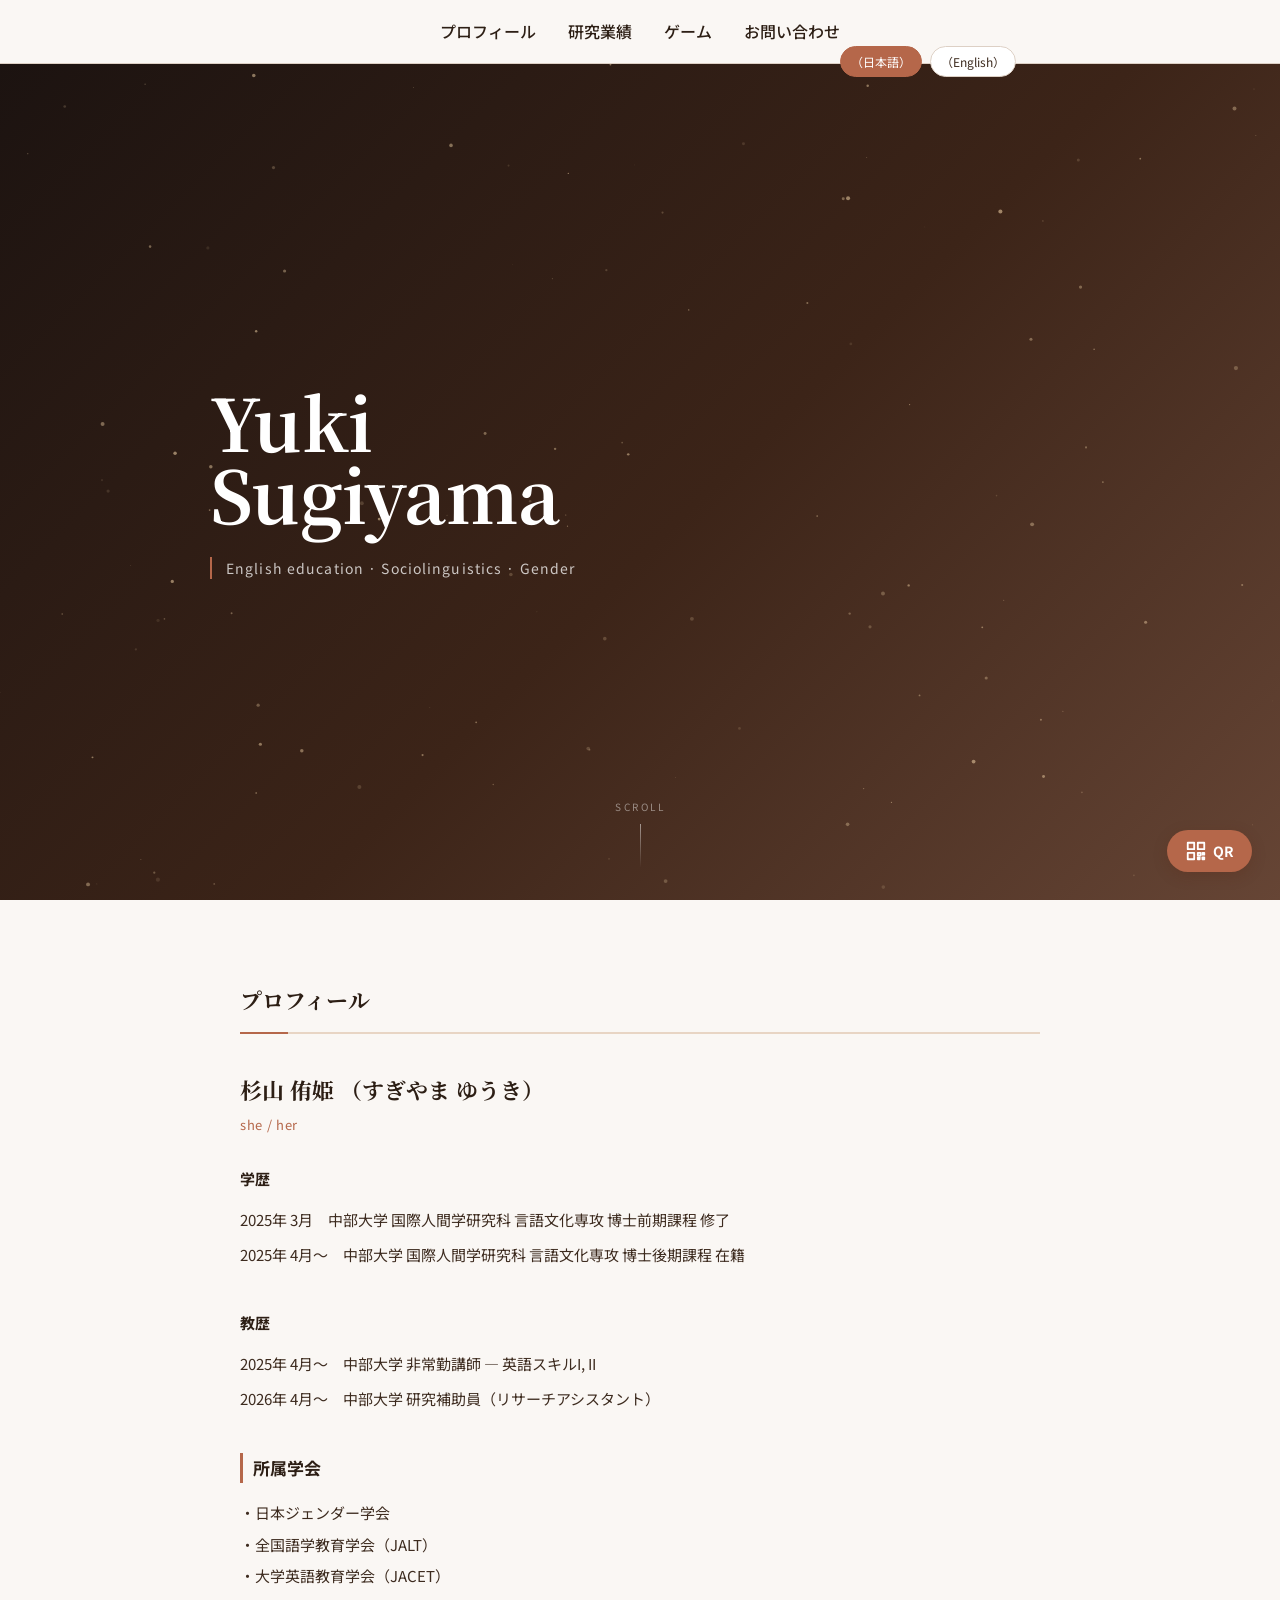
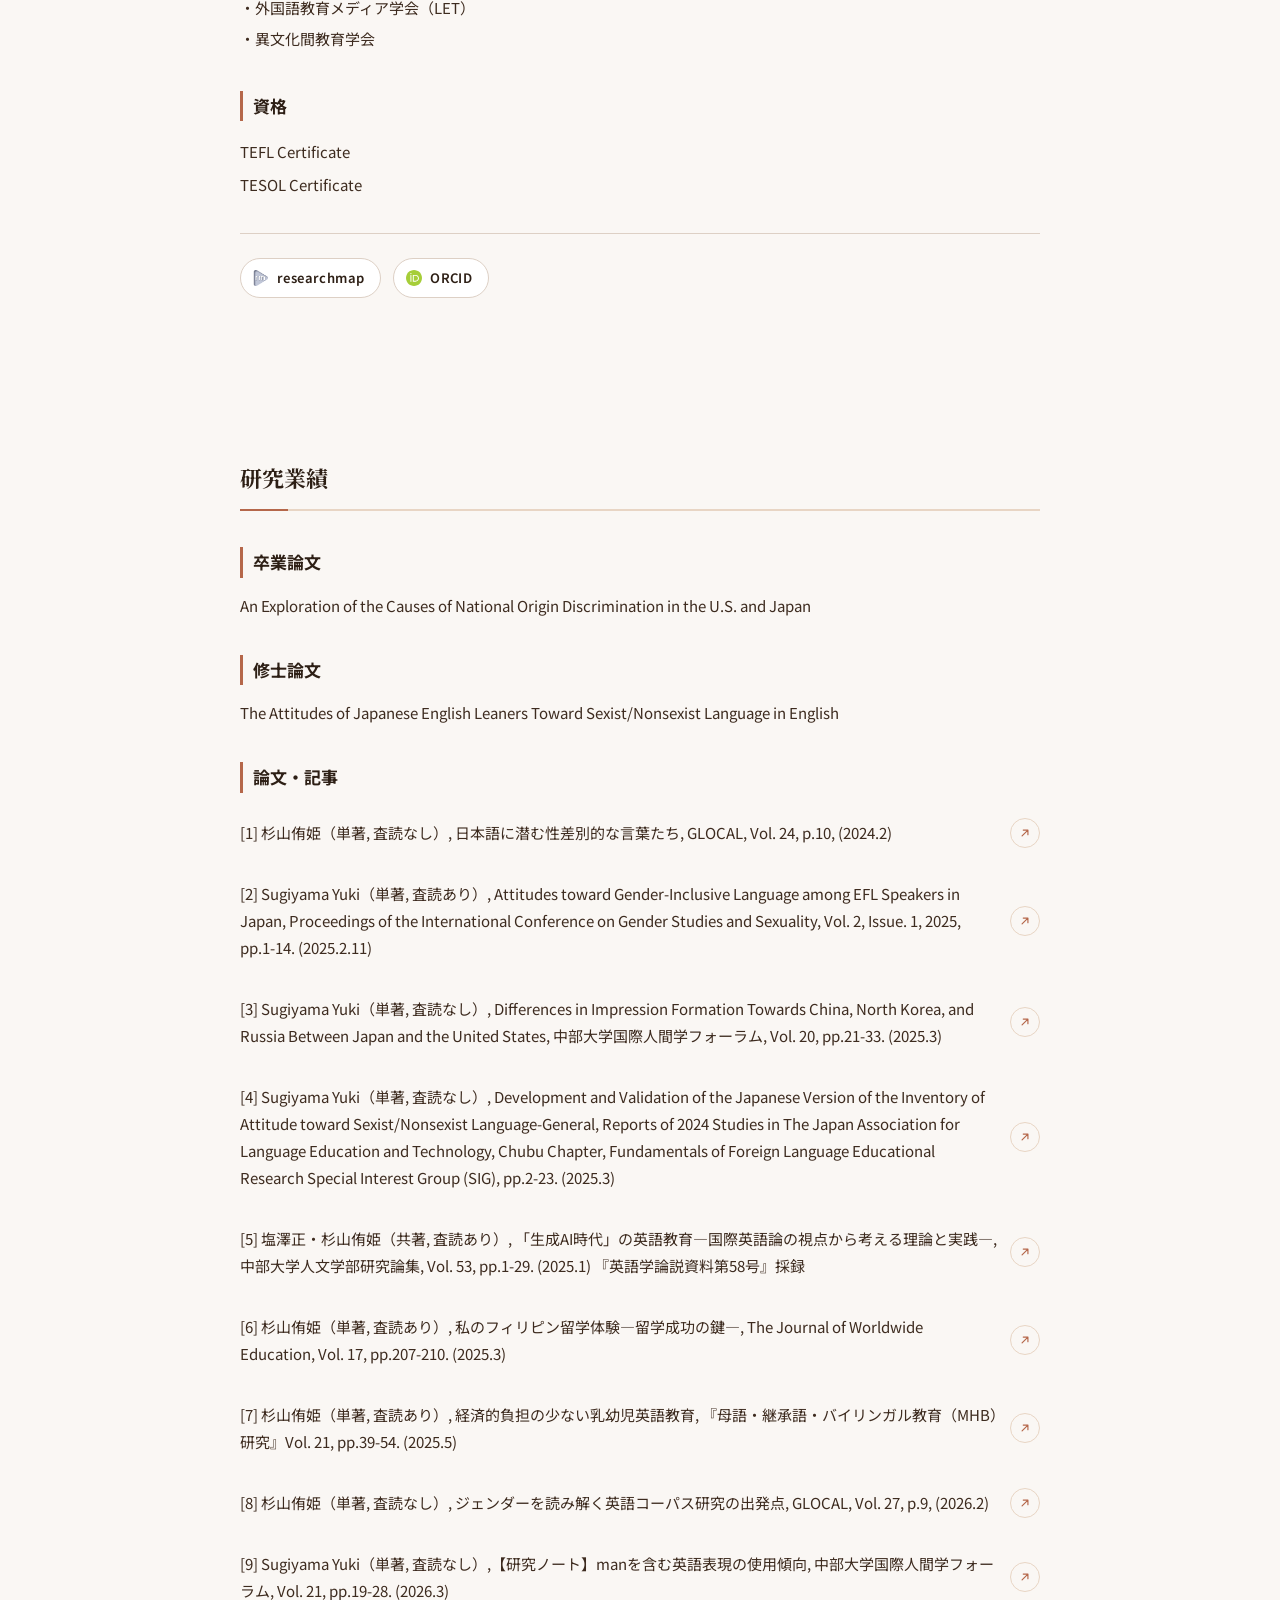
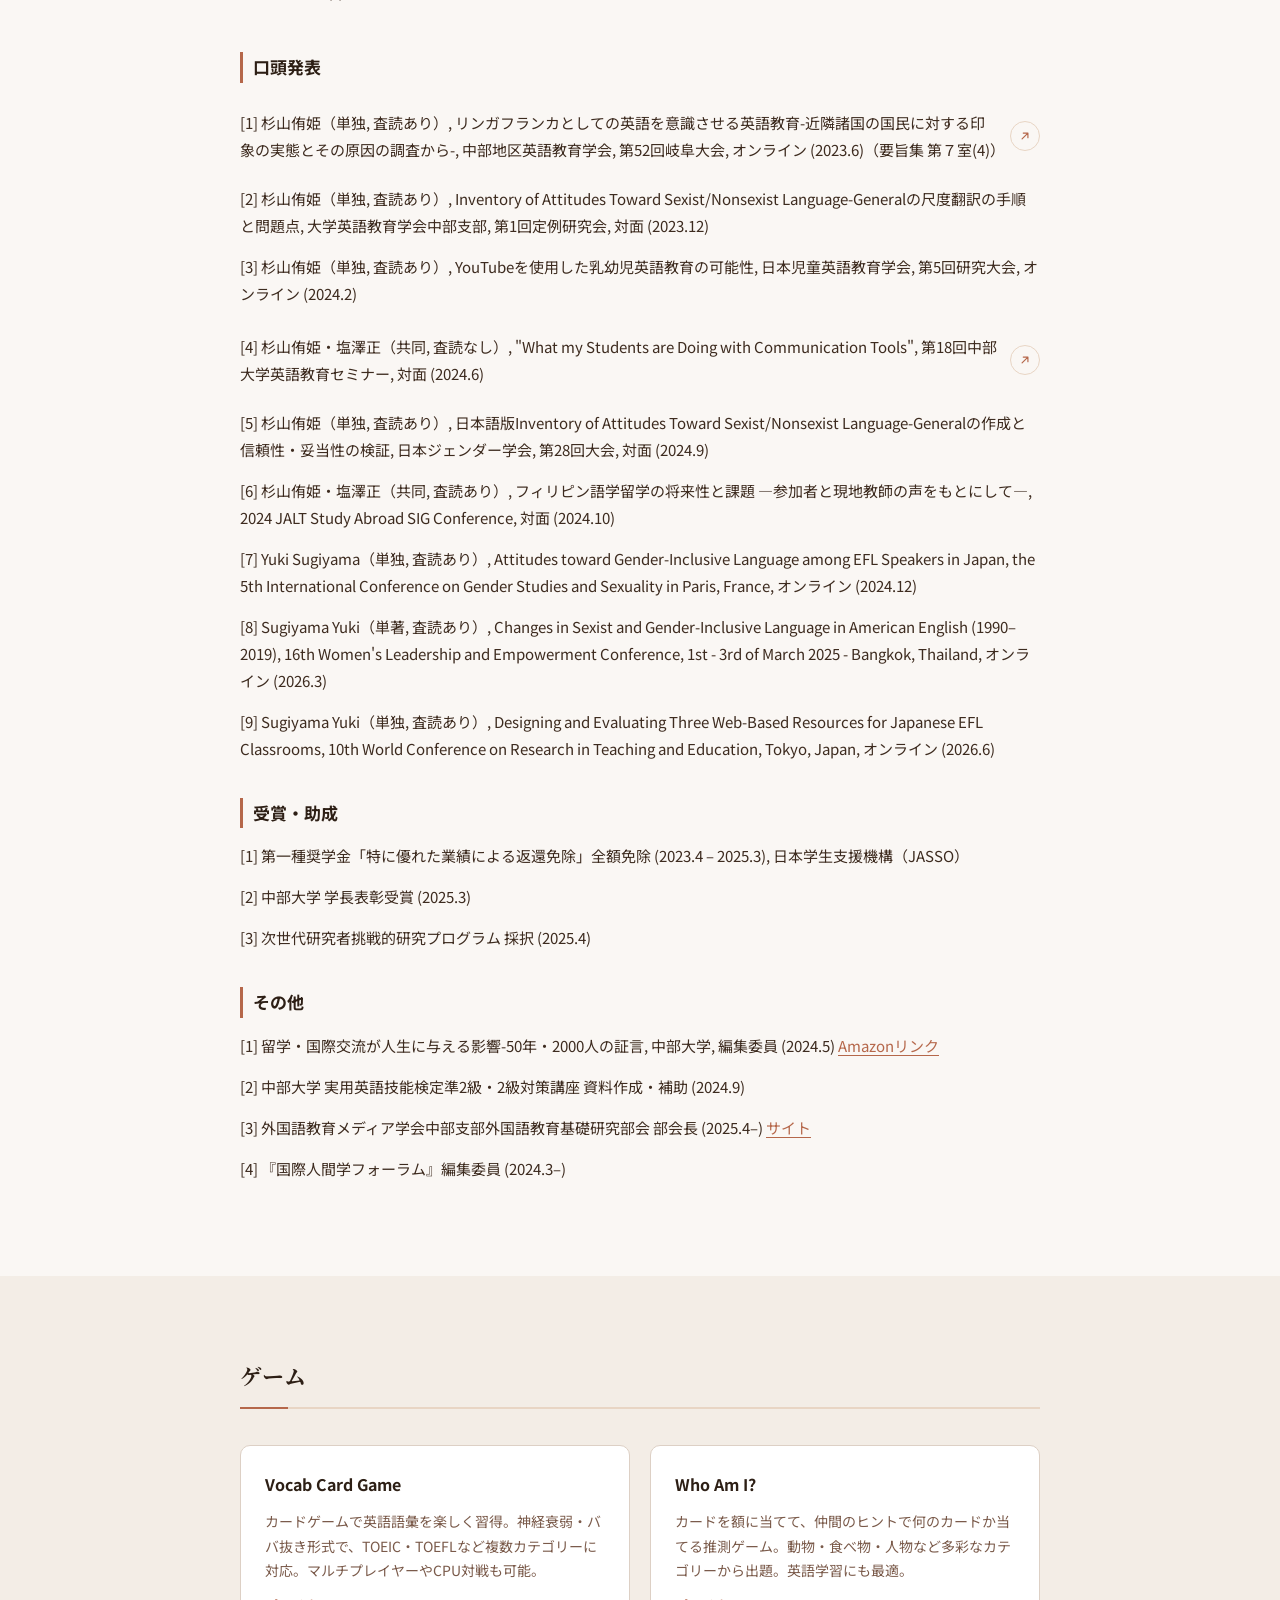
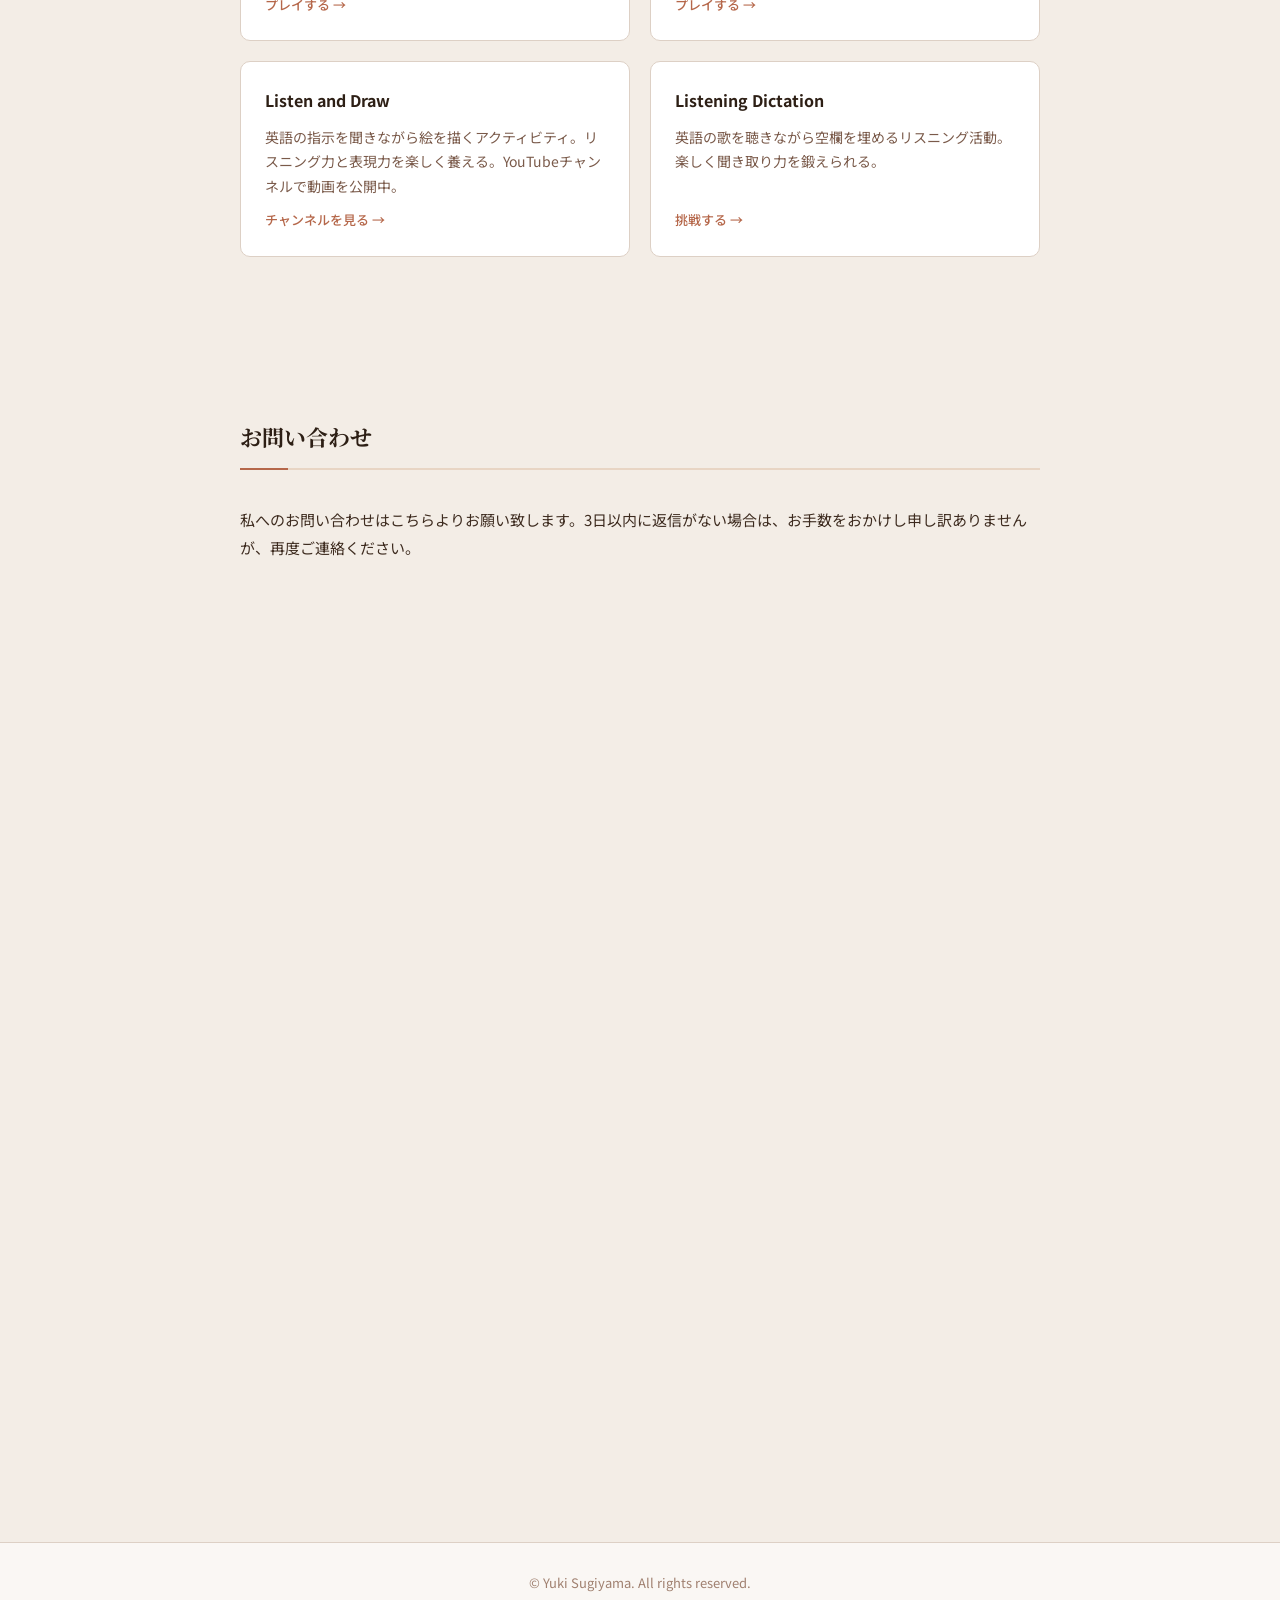
<file: index.html>
<!DOCTYPE html>
<html lang="ja">
<head>
  <meta charset="UTF-8">
  <meta name="viewport" content="width=device-width, initial-scale=1.0">
  <title>杉山侑姫　Sugiyama Yuki</title>
  <meta name="description" content="杉山侑姫（Sugiyama Yuki）の個人ウェブサイト。英語教育・社会言語学・ジェンダー研究を専門とする中部大学大学院博士後期課程の研究者。研究業績・論文・学会発表情報を掲載。">
  <meta name="keywords" content="杉山侑姫, Sugiyama Yuki, 英語教育, 社会言語学, ジェンダー, 中部大学, gender-inclusive language, EFL">
  <meta name="author" content="杉山侑姫 Sugiyama Yuki">
  <meta name="google-site-verification" content="eVH-vxcJC93xBuqV-o_apRScdy6z_ondyqtveR6VUTY" />
  <link rel="canonical" href="https://klcyber.github.io/yukisugiyama-hp/">
  <meta property="og:title" content="杉山侑姫　Sugiyama Yuki">
  <meta property="og:description" content="英語教育・社会言語学・ジェンダー研究を専門とする研究者の個人サイト。研究業績・論文・学会発表情報を掲載。">
  <meta property="og:url" content="https://klcyber.github.io/yukisugiyama-hp/">
  <meta property="og:type" content="website">
  <meta property="og:locale" content="ja_JP">
  <link rel="icon" href="favicon.svg" type="image/svg+xml">
  <link rel="stylesheet" href="style.css?v=20261019b">
</head>
<body>

  <!-- NAVIGATION -->
  <header>
    <nav>
      <button class="hamburger" id="hamburger" aria-label="メニュー">
        <span></span><span></span><span></span>
      </button>
      <div class="nav-main" id="nav-main">
        <ul class="nav-links">
          <li><a href="#profile">プロフィール</a></li>
          <li><a href="#research">研究業績</a></li>
          <li><a href="#games">ゲーム</a></li>
          <li><a href="#contact">お問い合わせ</a></li>
        </ul>
        <div class="nav-lang">
          <a href="index.html" class="active">（日本語）</a>
          <a href="index-en.html">（English）</a>
        </div>
      </div>
    </nav>
  </header>

  <main>

    <!-- HERO -->
    <section id="hero">
      <canvas id="hero-canvas"></canvas>
      <div class="hero-inner">
        <div class="hero-content">
          <p class="hero-en-name">Yuki<br>Sugiyama</p>
          <p class="hero-tagline">English education &middot; Sociolinguistics &middot; Gender</p>
        </div>
      </div>
      <div class="hero-scroll" aria-hidden="true">
        <span>scroll</span>
        <div class="hero-scroll-line"></div>
      </div>
    </section>

    <!-- PROFILE -->
    <section id="profile" class="section reveal">
      <div class="section-inner">
        <h2 class="section-title">プロフィール</h2>

        <p class="profile-name">杉山 侑姫 （すぎやま ゆうき）</p>
        <p class="profile-pronouns">she / her</p>

        <p class="profile-label">学歴</p>
        <ul class="education-list">
          <li>2025年 3月　中部大学 国際人間学研究科 言語文化専攻 博士前期課程 修了</li>
          <li>2025年 4月〜　中部大学 国際人間学研究科 言語文化専攻 博士後期課程 在籍</li>
        </ul>

        <p class="profile-label">教歴</p>
        <ul class="education-list">
          <li>2025年 4月〜　中部大学 非常勤講師 — 英語スキルI, II</li>
          <li>2026年 4月〜　中部大学 研究補助員（リサーチアシスタント）</li>
        </ul>

        <h3 class="sub-title">所属学会</h3>
        <p class="society-list">
          ・日本ジェンダー学会<br>
          ・全国語学教育学会（JALT）<br>
          ・大学英語教育学会（JACET）<br>
          ・外国語教育メディア学会（LET）<br>
          ・異文化間教育学会
        </p>

        <h3 class="sub-title">資格</h3>
        <ul class="cert-list">
          <li>TEFL Certificate</li>
          <li>TESOL Certificate</li>
        </ul>

        <div class="profile-links">
          <a href="https://researchmap.jp/elmon" target="_blank" rel="noopener" class="profile-link-btn">
            <img class="profile-link-icon" src="assets/researchmap-icon.png" alt="" width="16" height="16">
            researchmap
          </a>
          <a href="https://orcid.org/0009-0003-7171-4596" target="_blank" rel="noopener" class="profile-link-btn">
            <svg class="profile-link-icon" viewBox="0 0 256 256" aria-hidden="true"><path fill="#A6CE39" d="M256 128c0 70.7-57.3 128-128 128S0 198.7 0 128 57.3 0 128 0s128 57.3 128 128z"/><path fill="#fff" d="M86.3 186.2H70.9V79.1h15.4v107.1zM108.9 79.1h41.6c39.6 0 57 28.3 57 53.6 0 27.5-21.5 53.6-56.8 53.6h-41.8V79.1zm15.4 93.3h24.5c34.9 0 42.9-26.5 42.9-39.7 0-21.5-13.7-39.7-43.7-39.7h-23.7v79.4zM88.7 56.8c0 5.5-4.5 10.1-10.1 10.1s-10.1-4.6-10.1-10.1 4.5-10.1 10.1-10.1 10.1 4.6 10.1 10.1z"/></svg>
            ORCID
          </a>
        </div>
      </div>
    </section>

    <!-- RESEARCH ACHIEVEMENTS -->
    <section id="research" class="section reveal">
      <div class="section-inner">
        <h2 class="section-title">研究業績</h2>

        <h3 class="sub-title">卒業論文</h3>
        <p class="research-item">An Exploration of the Causes of National Origin Discrimination in the U.S. and Japan</p>

        <h3 class="sub-title">修士論文</h3>
        <p class="research-item">The Attitudes of Japanese English Leaners Toward Sexist/Nonsexist Language in English</p>

        <h3 class="sub-title">論文・記事</h3>
        <p class="research-item paper-linked">
          [1] 杉山侑姫（単著, 査読なし）, 日本語に潜む性差別的な言葉たち, GLOCAL, Vol. 24, p.10, (2024.2)
          <a href="https://www.chubu.ac.jp/academics/wp-content/uploads/sites/9/2024/03/graduate-global-humanics-report-24.pdf" target="_blank" rel="noopener" class="paper-link" aria-label="論文を開く"><svg viewBox="0 0 24 24" width="14" height="14" aria-hidden="true"><path d="M7 17L17 7M9 7h8v8" fill="none" stroke="currentColor" stroke-width="2" stroke-linecap="round" stroke-linejoin="round"/></svg></a>
        </p>
        <p class="research-item paper-linked">
          [2] Sugiyama Yuki（単著, 査読あり）, Attitudes toward Gender-Inclusive Language among EFL Speakers in Japan, Proceedings of the International Conference on Gender Studies and Sexuality, Vol. 2, Issue. 1, 2025, pp.1-14. (2025.2.11)
          <a href="https://www.researchgate.net/publication/388889682_The_Attitudes_toward_Gender-Inclusive_Language_among_EFL_Speakers_in_Japan" target="_blank" rel="noopener" class="paper-link" aria-label="論文を開く"><svg viewBox="0 0 24 24" width="14" height="14" aria-hidden="true"><path d="M7 17L17 7M9 7h8v8" fill="none" stroke="currentColor" stroke-width="2" stroke-linecap="round" stroke-linejoin="round"/></svg></a>
        </p>
        <p class="research-item paper-linked">
          [3] Sugiyama Yuki（単著, 査読なし）, Differences in Impression Formation Towards China, North Korea, and Russia Between Japan and the United States, 中部大学国際人間学フォーラム, Vol. 20, pp.21-33. (2025.3)
          <a href="https://cir.nii.ac.jp/crid/1050022222482208768" target="_blank" rel="noopener" class="paper-link" aria-label="論文を開く"><svg viewBox="0 0 24 24" width="14" height="14" aria-hidden="true"><path d="M7 17L17 7M9 7h8v8" fill="none" stroke="currentColor" stroke-width="2" stroke-linecap="round" stroke-linejoin="round"/></svg></a>
        </p>
        <p class="research-item paper-linked">
          [4] Sugiyama Yuki（単著, 査読なし）, Development and Validation of the Japanese Version of the Inventory of Attitude toward Sexist/Nonsexist Language-General, Reports of 2024 Studies in The Japan Association for Language Education and Technology, Chubu Chapter, Fundamentals of Foreign Language Educational Research Special Interest Group (SIG), pp.2-23. (2025.3)
          <a href="https://www.letchubu.org/sig/kiso/報告論集/外国語教育基礎研究部会2024年度報告論集/" target="_blank" rel="noopener" class="paper-link" aria-label="論文を開く"><svg viewBox="0 0 24 24" width="14" height="14" aria-hidden="true"><path d="M7 17L17 7M9 7h8v8" fill="none" stroke="currentColor" stroke-width="2" stroke-linecap="round" stroke-linejoin="round"/></svg></a>
        </p>
        <p class="research-item paper-linked">
          [5] 塩澤正・杉山侑姫（共著, 査読あり）, 「生成AI時代」の英語教育―国際英語論の視点から考える理論と実践―, 中部大学人文学部研究論集, Vol. 53, pp.1-29. (2025.1) 『英語学論説資料第58号』採録
          <a href="https://cir.nii.ac.jp/crid/1050584940309159040" target="_blank" rel="noopener" class="paper-link" aria-label="論文を開く"><svg viewBox="0 0 24 24" width="14" height="14" aria-hidden="true"><path d="M7 17L17 7M9 7h8v8" fill="none" stroke="currentColor" stroke-width="2" stroke-linecap="round" stroke-linejoin="round"/></svg></a>
        </p>
        <p class="research-item paper-linked">
          [6] 杉山侑姫（単著, 査読あり）, 私のフィリピン留学体験―留学成功の鍵―, The Journal of Worldwide Education, Vol. 17, pp.207-210. (2025.3)
          <a href="https://drive.google.com/file/d/1z8dxnHLwElWVASfMl4xkGXuutMvFASbz/view" target="_blank" rel="noopener" class="paper-link" aria-label="論文を開く"><svg viewBox="0 0 24 24" width="14" height="14" aria-hidden="true"><path d="M7 17L17 7M9 7h8v8" fill="none" stroke="currentColor" stroke-width="2" stroke-linecap="round" stroke-linejoin="round"/></svg></a>
        </p>
        <p class="research-item paper-linked">
          [7] 杉山侑姫（単著, 査読あり）, 経済的負担の少ない乳幼児英語教育, 『母語・継承語・バイリンガル教育（MHB）研究』Vol. 21, pp.39-54. (2025.5)
          <a href="https://hdl.handle.net/11094/102058" target="_blank" rel="noopener" class="paper-link" aria-label="論文を開く"><svg viewBox="0 0 24 24" width="14" height="14" aria-hidden="true"><path d="M7 17L17 7M9 7h8v8" fill="none" stroke="currentColor" stroke-width="2" stroke-linecap="round" stroke-linejoin="round"/></svg></a>
        </p>
        <p class="research-item paper-linked">
          [8] 杉山侑姫（単著, 査読なし）, ジェンダーを読み解く英語コーパス研究の出発点, GLOCAL, Vol. 27, p.9, (2026.2)
          <a href="https://www.chubu.ac.jp/academics/wp-content/uploads/sites/9/2026/03/graduate-global-humanics-report-27.pdf" target="_blank" rel="noopener" class="paper-link" aria-label="論文を開く"><svg viewBox="0 0 24 24" width="14" height="14" aria-hidden="true"><path d="M7 17L17 7M9 7h8v8" fill="none" stroke="currentColor" stroke-width="2" stroke-linecap="round" stroke-linejoin="round"/></svg></a>
        </p>
        <p class="research-item paper-linked">
          [9] Sugiyama Yuki（単著, 査読なし）,【研究ノート】manを含む英語表現の使用傾向, 中部大学国際人間学フォーラム, Vol. 21, pp.19-28. (2026.3)
          <a href="https://cir.nii.ac.jp/crid/1050589221517821312" target="_blank" rel="noopener" class="paper-link" aria-label="論文を開く"><svg viewBox="0 0 24 24" width="14" height="14" aria-hidden="true"><path d="M7 17L17 7M9 7h8v8" fill="none" stroke="currentColor" stroke-width="2" stroke-linecap="round" stroke-linejoin="round"/></svg></a>
        </p>
        <h3 class="sub-title">口頭発表</h3>
        <p class="research-item paper-linked">
          [1] 杉山侑姫（単独, 査読あり）, リンガフランカとしての英語を意識させる英語教育-近隣諸国の国民に対する印象の実態とその原因の調査から-, 中部地区英語教育学会, 第52回岐阜大会, オンライン (2023.6)（要旨集 第７室(4)）
          <a href="https://www.celes.info/gifu2023/wp-content/uploads/2023/06/%E5%B2%90%E9%98%9C%E5%A4%A7%E4%BC%9A2023_%E7%99%BA%E8%A1%A8%E8%A6%81%E6%97%A8%E3%81%BE%E3%81%A8%E3%82%81%E4%B8%80%E6%97%A5%E7%9B%AE_%E6%94%B9.pdf" target="_blank" rel="noopener" class="paper-link" aria-label="資料を開く"><svg viewBox="0 0 24 24" width="14" height="14" aria-hidden="true"><path d="M7 17L17 7M9 7h8v8" fill="none" stroke="currentColor" stroke-width="2" stroke-linecap="round" stroke-linejoin="round"/></svg></a>
        </p>
        <p class="research-item">
          [2] 杉山侑姫（単独, 査読あり）, Inventory of Attitudes Toward Sexist/Nonsexist Language-Generalの尺度翻訳の手順と問題点, 大学英語教育学会中部支部, 第1回定例研究会, 対面 (2023.12)
        </p>
        <p class="research-item">
          [3] 杉山侑姫（単独, 査読あり）, YouTubeを使用した乳幼児英語教育の可能性, 日本児童英語教育学会, 第5回研究大会, オンライン (2024.2)
        </p>
        <p class="research-item paper-linked">
          [4] 杉山侑姫・塩澤正（共同, 査読なし）, "What my Students are Doing with Communication Tools", 第18回中部大学英語教育セミナー, 対面 (2024.6)
          <a href="https://www.chubu.ac.jp/news/wp-content/uploads/sites/3/2024/05/news-33935-01.pdf" target="_blank" rel="noopener" class="paper-link" aria-label="資料を開く"><svg viewBox="0 0 24 24" width="14" height="14" aria-hidden="true"><path d="M7 17L17 7M9 7h8v8" fill="none" stroke="currentColor" stroke-width="2" stroke-linecap="round" stroke-linejoin="round"/></svg></a>
        </p>
        <p class="research-item">
          [5] 杉山侑姫（単独, 査読あり）, 日本語版Inventory of Attitudes Toward Sexist/Nonsexist Language-Generalの作成と信頼性・妥当性の検証, 日本ジェンダー学会, 第28回大会, 対面 (2024.9)
        </p>
        <p class="research-item">
          [6] 杉山侑姫・塩澤正（共同, 査読あり）, フィリピン語学留学の将来性と課題 ―参加者と現地教師の声をもとにして―, 2024 JALT Study Abroad SIG Conference, 対面 (2024.10)
        </p>
        <p class="research-item">
          [7] Yuki Sugiyama（単独, 査読あり）, Attitudes toward Gender-Inclusive Language among EFL Speakers in Japan, the 5th International Conference on Gender Studies and Sexuality in Paris, France, オンライン (2024.12)
        </p>
        <p class="research-item">
          [8] Sugiyama Yuki（単著, 査読あり）, Changes in Sexist and Gender-Inclusive Language in American English (1990–2019), 16th Women's Leadership and Empowerment Conference, 1st - 3rd of March 2025 - Bangkok, Thailand, オンライン (2026.3)
        </p>
        <p class="research-item">
          [9] Sugiyama Yuki（単独, 査読あり）, Designing and Evaluating Three Web-Based Resources for Japanese EFL Classrooms, 10th World Conference on Research in Teaching and Education, Tokyo, Japan, オンライン (2026.6)
        </p>

        <h3 class="sub-title">受賞・助成</h3>
        <p class="research-item">
          [1] 第一種奨学金「特に優れた業績による返還免除」全額免除 (2023.4 – 2025.3), 日本学生支援機構（JASSO）
        </p>
        <p class="research-item">
          [2] 中部大学 学長表彰受賞 (2025.3)
        </p>
        <p class="research-item">
          [3] 次世代研究者挑戦的研究プログラム 採択 (2025.4)
        </p>

        <h3 class="sub-title">その他</h3>
        <p class="research-item">
          [1] 留学・国際交流が人生に与える影響-50年・2000人の証言, 中部大学, 編集委員 (2024.5)
          <a href="https://www.amazon.co.jp/%E7%95%99%E5%AD%A6%E3%83%BB%E5%9B%BD%E9%9A%9B%E4%BA%A4%E6%B5%81%E3%81%8C%E4%BA%BA%E7%94%9F%E3%81%AB%E4%B8%8E%E3%81%88%E3%82%8B%E5%BD%B1%E9%9F%BF-50%E5%B9%B4%E3%83%BB2000%E4%BA%BA%E3%81%AE%E8%A8%BC%E8%A8%80-%E5%A1%A9%E6%BE%A4%E6%AD%A3/dp/4833141647" target="_blank" rel="noopener">Amazonリンク</a>
        </p>
        <p class="research-item">
          [2] 中部大学 実用英語技能検定準2級・2級対策講座 資料作成・補助 (2024.9)
        </p>
        <p class="research-item">
          [3] 外国語教育メディア学会中部支部外国語教育基礎研究部会 部会長 (2025.4–)
          <a href="https://www.letchubu.org/sig/kiso/" target="_blank" rel="noopener">サイト</a>
        </p>
        <p class="research-item">
          [4] 『国際人間学フォーラム』編集委員 (2024.3–)
        </p>

      </div>
    </section>

    <!-- GAMES -->
    <section id="games" class="section section--tinted reveal">
      <div class="section-inner">
        <h2 class="section-title">ゲーム</h2>
        <div class="games-grid">
          <div class="game-card" data-url="https://card-games-for-english-leaners.onrender.com">
            <p class="game-card-title">Vocab Card Game</p>
            <p class="game-card-desc">カードゲームで英語語彙を楽しく習得。神経衰弱・ババ抜き形式で、TOEIC・TOEFLなど複数カテゴリーに対応。マルチプレイヤーやCPU対戦も可能。</p>
            <p class="game-card-link">プレイする →</p>
          </div>
          <div class="game-card" data-url="https://whoami.elmon.workers.dev/">
            <p class="game-card-title">Who Am I?</p>
            <p class="game-card-desc">カードを額に当てて、仲間のヒントで何のカードか当てる推測ゲーム。動物・食べ物・人物など多彩なカテゴリーから出題。英語学習にも最適。</p>
            <p class="game-card-link">プレイする →</p>
          </div>
          <a href="https://www.youtube.com/@English_activity_box" target="_blank" rel="noopener" class="game-card">
            <p class="game-card-title">Listen and Draw</p>
            <p class="game-card-desc">英語の指示を聞きながら絵を描くアクティビティ。リスニング力と表現力を楽しく養える。YouTubeチャンネルで動画を公開中。</p>
            <p class="game-card-link">チャンネルを見る →</p>
          </a>
          <div class="game-card" data-url="https://app-umber-psi-60.vercel.app">
            <p class="game-card-title">Listening Dictation</p>
            <p class="game-card-desc">英語の歌を聴きながら空欄を埋めるリスニング活動。楽しく聞き取り力を鍛えられる。</p>
            <p class="game-card-link">挑戦する →</p>
          </div>
        </div>
      </div>
    </section>

    <!-- CONTACT -->
    <section id="contact" class="section section--tinted reveal">
      <div class="section-inner">
        <h2 class="section-title">お問い合わせ</h2>
        <p class="contact-desc">
          私へのお問い合わせはこちらよりお願い致します。3日以内に返信がない場合は、お手数をおかけし申し訳ありませんが、再度ご連絡ください。
        </p>

        <iframe
          src="https://docs.google.com/forms/d/e/1FAIpQLSfPTcfLMwFnwICexM254qC-BGEjF3YNOuxjrLRSAFQ_iRl4vw/viewform?embedded=true"
          class="google-form"
          frameborder="0"
          marginheight="0"
          marginwidth="0">読み込んでいます…</iframe>
      </div>
    </section>

  </main>

  <footer>
    <p>&copy; Yuki Sugiyama. All rights reserved.</p>
  </footer>

  <!-- QR Code Button -->
  <button class="qr-btn" id="qrBtn" title="QRコードを表示">
    <svg xmlns="http://www.w3.org/2000/svg" width="22" height="22" viewBox="0 0 24 24" fill="none" stroke="currentColor" stroke-width="2" stroke-linecap="round" stroke-linejoin="round">
      <rect x="3" y="3" width="7" height="7"/><rect x="14" y="3" width="7" height="7"/>
      <rect x="3" y="14" width="7" height="7"/><rect x="14" y="14" width="3" height="3"/>
      <rect x="19" y="14" width="2" height="2"/><rect x="14" y="19" width="2" height="2"/>
      <rect x="19" y="19" width="2" height="2"/>
    </svg>
    QR
  </button>

  <!-- Password Modal -->
  <div class="pw-modal" id="pwModal">
    <div class="pw-modal-box">
      <p class="pw-modal-title">パスワードを入力してください</p>
      <input type="password" class="pw-modal-input" id="pwInput" placeholder="password">
      <p class="pw-modal-error" id="pwError">パスワードが違います</p>
      <div class="pw-modal-btns">
        <button class="pw-modal-cancel" id="pwCancel">キャンセル</button>
        <button class="pw-modal-submit" id="pwSubmit">開く</button>
      </div>
    </div>
  </div>

  <!-- QR Modal -->
  <div class="qr-modal" id="qrModal">
    <div class="qr-modal-box">
      <p class="qr-modal-label">このサイトをスマホで開く</p>
      <div id="qrcode"></div>
      <p class="qr-modal-url" id="qrUrl"></p>
      <button class="qr-modal-close" id="qrClose">閉じる</button>
    </div>
  </div>

  <script src="qrcode.min.js"></script>
  <script>
    const hamburger = document.getElementById('hamburger');
    const navMain = document.getElementById('nav-main');
    hamburger.addEventListener('click', () => {
      navMain.classList.toggle('open');
    });

    document.querySelectorAll('.nav-links a').forEach(link => {
      link.addEventListener('click', () => {
        navMain.classList.remove('open');
      });
    });

    // Password modal
    const pwModal = document.getElementById('pwModal');
    const pwInput = document.getElementById('pwInput');
    const pwError = document.getElementById('pwError');
    const pwSubmit = document.getElementById('pwSubmit');
    const pwCancel = document.getElementById('pwCancel');
    let pendingUrl = '';

    document.querySelectorAll('.game-card').forEach(card => {
      card.addEventListener('click', () => {
        pendingUrl = card.dataset.url;
        pwInput.value = '';
        pwError.style.display = 'none';
        pwModal.classList.add('open');
        pwInput.focus();
      });
    });

    function submitPassword() {
      if (pwInput.value === 'yukisugiyamapass') {
        pwModal.classList.remove('open');
        window.open(pendingUrl, '_blank', 'noopener');
      } else {
        pwError.style.display = 'block';
        pwInput.value = '';
        pwInput.focus();
      }
    }

    pwSubmit.addEventListener('click', submitPassword);
    pwInput.addEventListener('keydown', e => { if (e.key === 'Enter') submitPassword(); });
    pwCancel.addEventListener('click', () => pwModal.classList.remove('open'));
    pwModal.addEventListener('click', e => { if (e.target === pwModal) pwModal.classList.remove('open'); });

    // Whole paper card opens its link
    document.querySelectorAll('.paper-linked').forEach(item => {
      item.addEventListener('click', e => {
        if (e.target.closest('a') || window.getSelection().toString()) return;
        item.querySelector('.paper-link').click();
      });
    });

    // Scroll reveal
    const observer = new IntersectionObserver((entries) => {
      entries.forEach(e => { if (e.isIntersecting) e.target.classList.add('visible'); });
    }, { threshold: 0.08 });
    document.querySelectorAll('.reveal').forEach(el => observer.observe(el));

    // Particle effect
    const canvas = document.getElementById('hero-canvas');
    const ctx = canvas.getContext('2d');
    function resizeCanvas() {
      canvas.width = canvas.offsetWidth;
      canvas.height = canvas.offsetHeight;
    }
    resizeCanvas();
    window.addEventListener('resize', resizeCanvas);

    const particles = Array.from({ length: 130 }, () => ({
      x: Math.random() * canvas.width,
      y: Math.random() * canvas.height,
      r: Math.random() * 1.8 + 0.3,
      dx: (Math.random() - 0.5) * 0.22,
      dy: -(Math.random() * 0.28 + 0.08),
      alpha: Math.random() * 0.45 + 0.1,
    }));

    function drawParticles() {
      ctx.clearRect(0, 0, canvas.width, canvas.height);
      particles.forEach(p => {
        ctx.beginPath();
        ctx.arc(p.x, p.y, p.r, 0, Math.PI * 2);
        ctx.fillStyle = `rgba(245, 215, 170, ${p.alpha})`;
        ctx.fill();
        p.x += p.dx;
        p.y += p.dy;
        if (p.y < -4) { p.y = canvas.height + 4; p.x = Math.random() * canvas.width; }
        if (p.x < -4) p.x = canvas.width + 4;
        if (p.x > canvas.width + 4) p.x = -4;
      });
      requestAnimationFrame(drawParticles);
    }
    drawParticles();

    // QR Code
    const qrBtn = document.getElementById('qrBtn');
    const qrModal = document.getElementById('qrModal');
    const qrClose = document.getElementById('qrClose');
    const qrUrl = document.getElementById('qrUrl');
    let qrGenerated = false;

    qrBtn.addEventListener('click', () => {
      const url = window.location.href.split('?')[0];
      qrUrl.textContent = url;
      if (!qrGenerated) {
        new QRCode(document.getElementById('qrcode'), {
          text: url,
          width: 180,
          height: 180,
          colorDark: '#000000',
          colorLight: '#ffffff',
        });
        qrGenerated = true;
      }
      qrModal.classList.add('open');
    });

    qrClose.addEventListener('click', () => qrModal.classList.remove('open'));
    qrModal.addEventListener('click', (e) => {
      if (e.target === qrModal) qrModal.classList.remove('open');
    });
  </script>

</body>
</html>
</file>
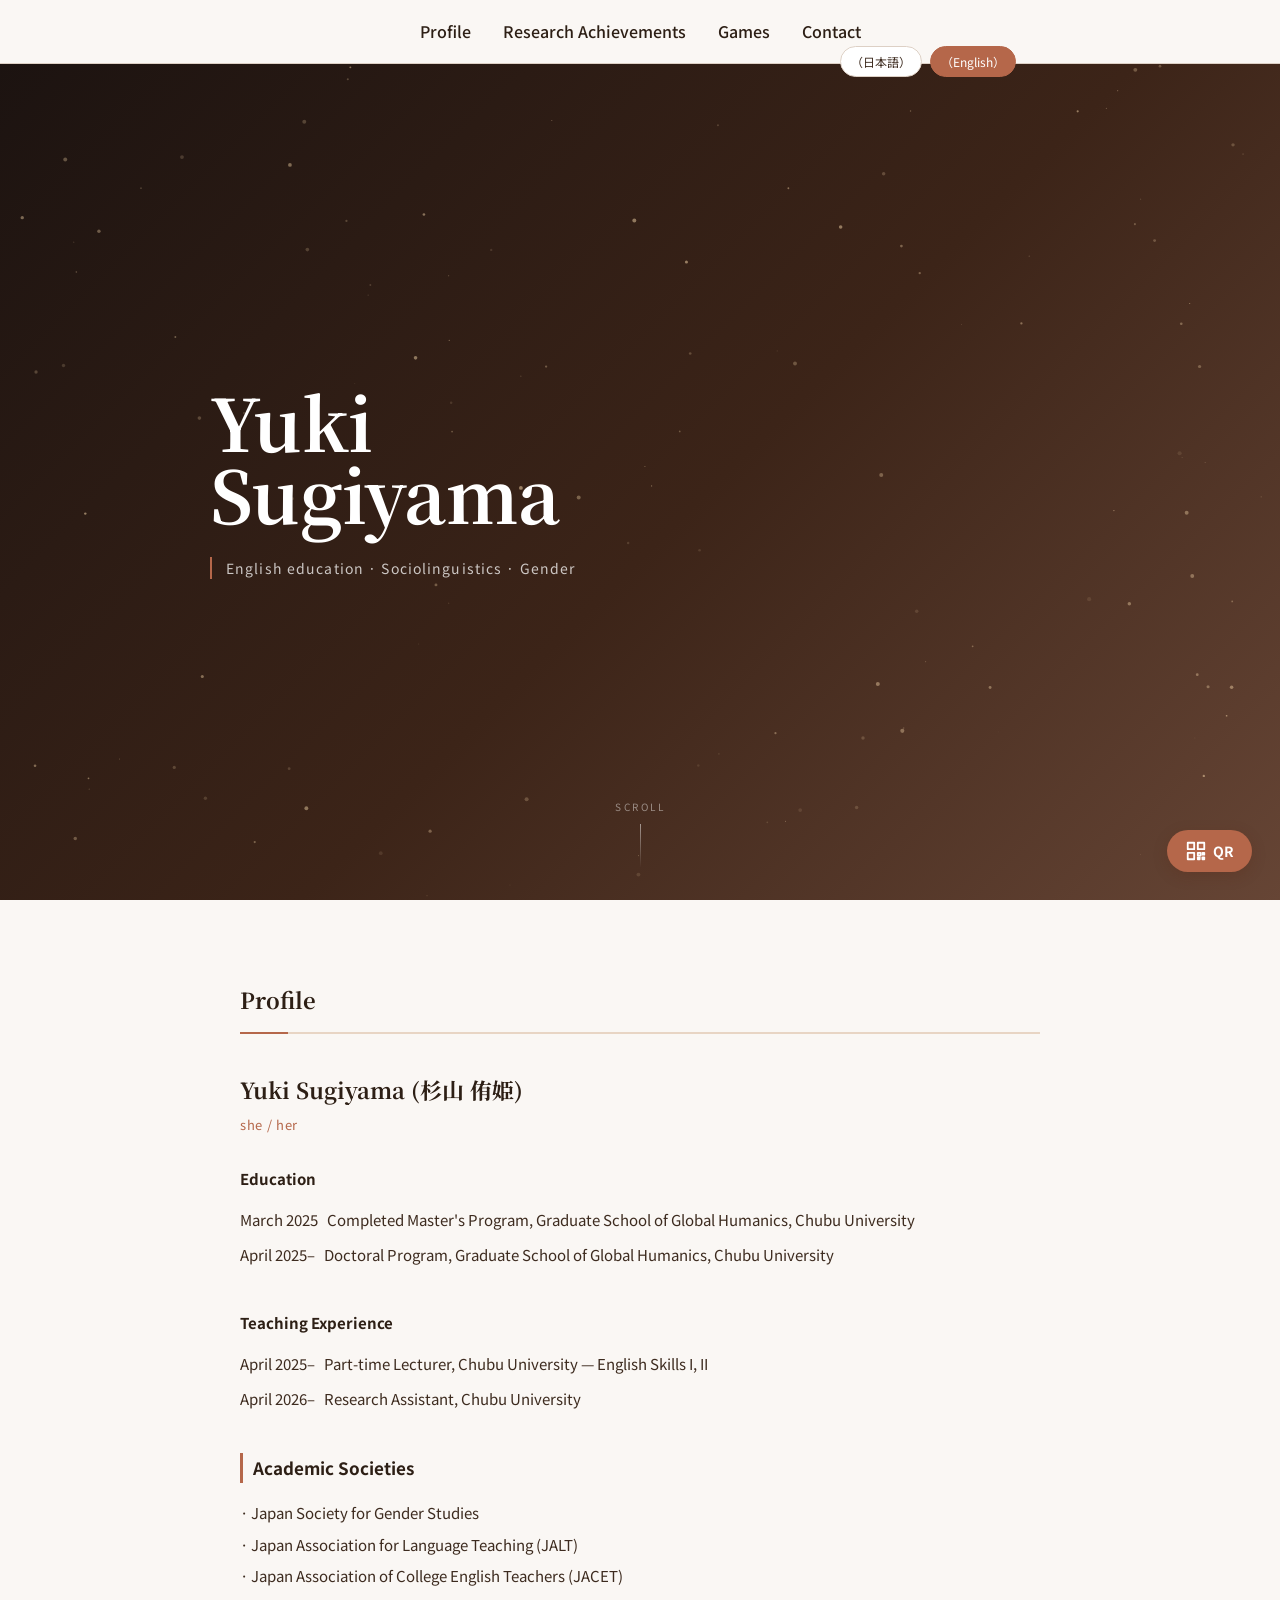
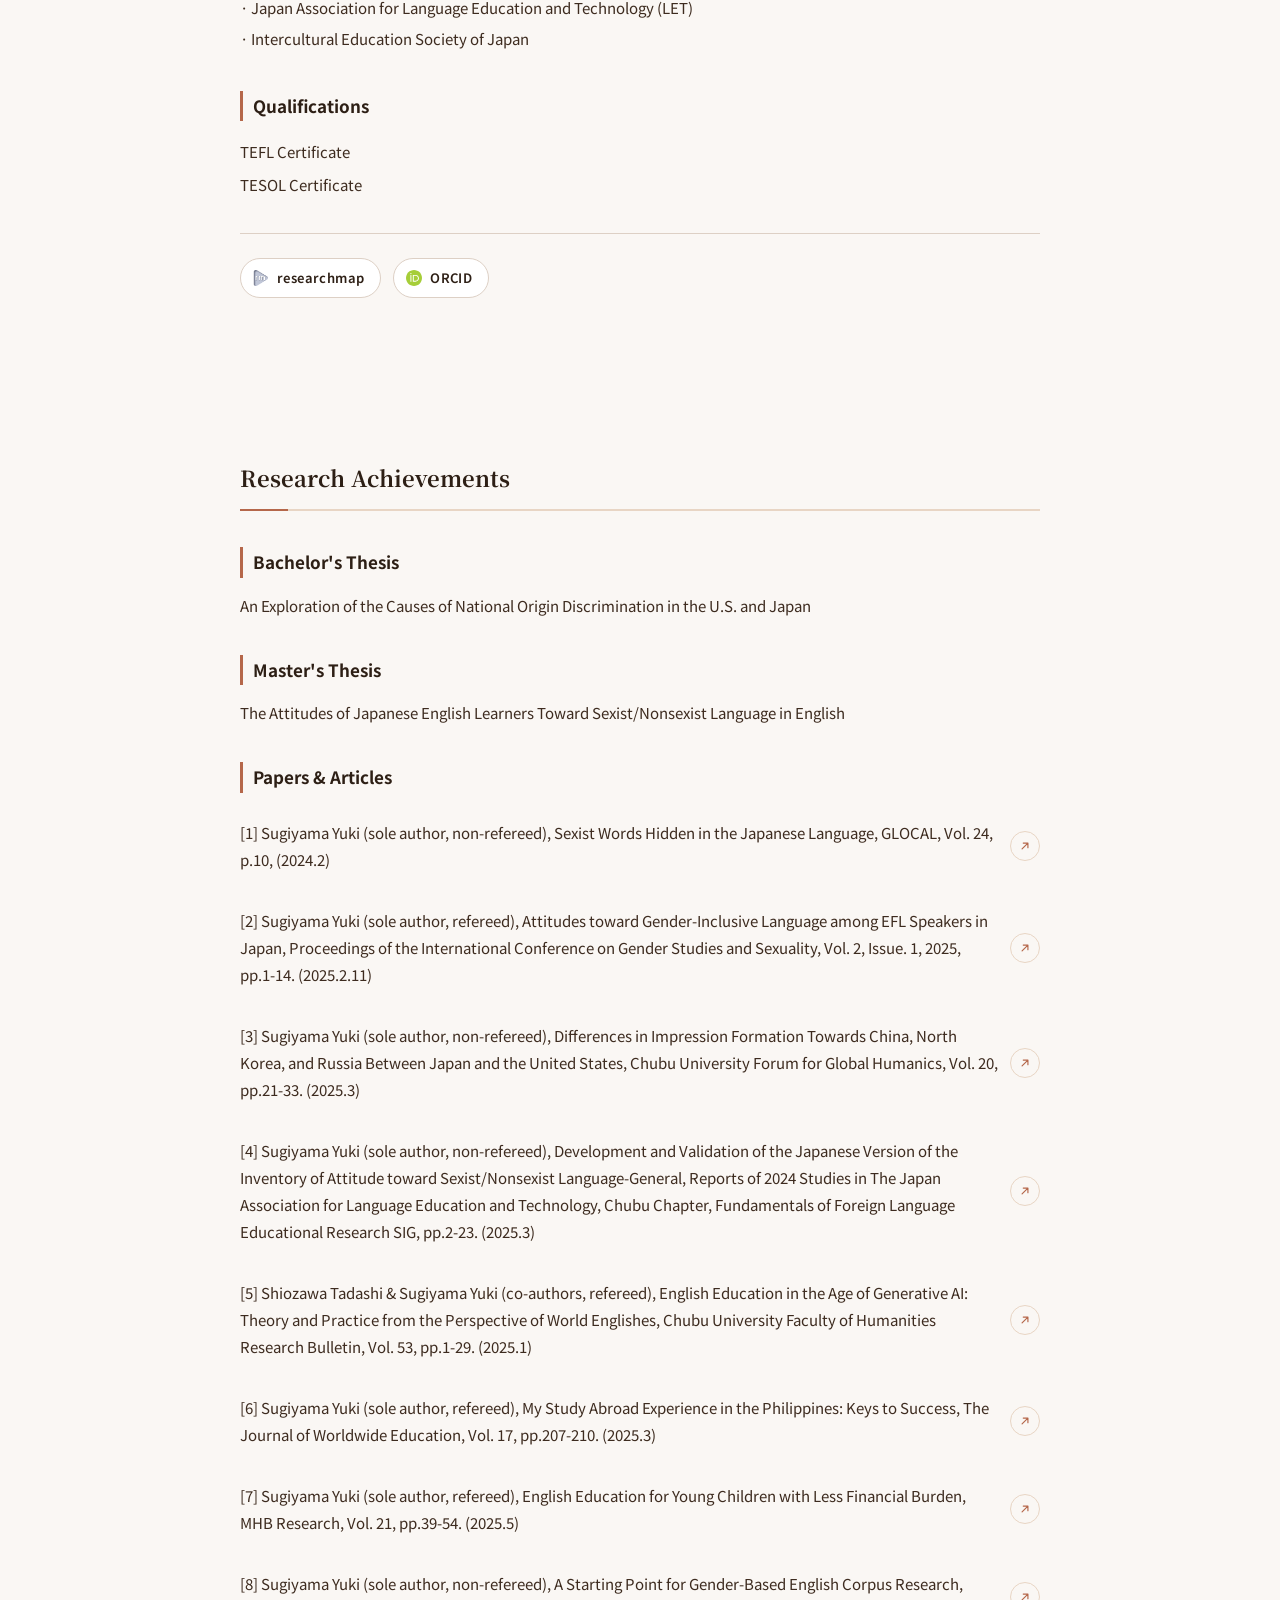
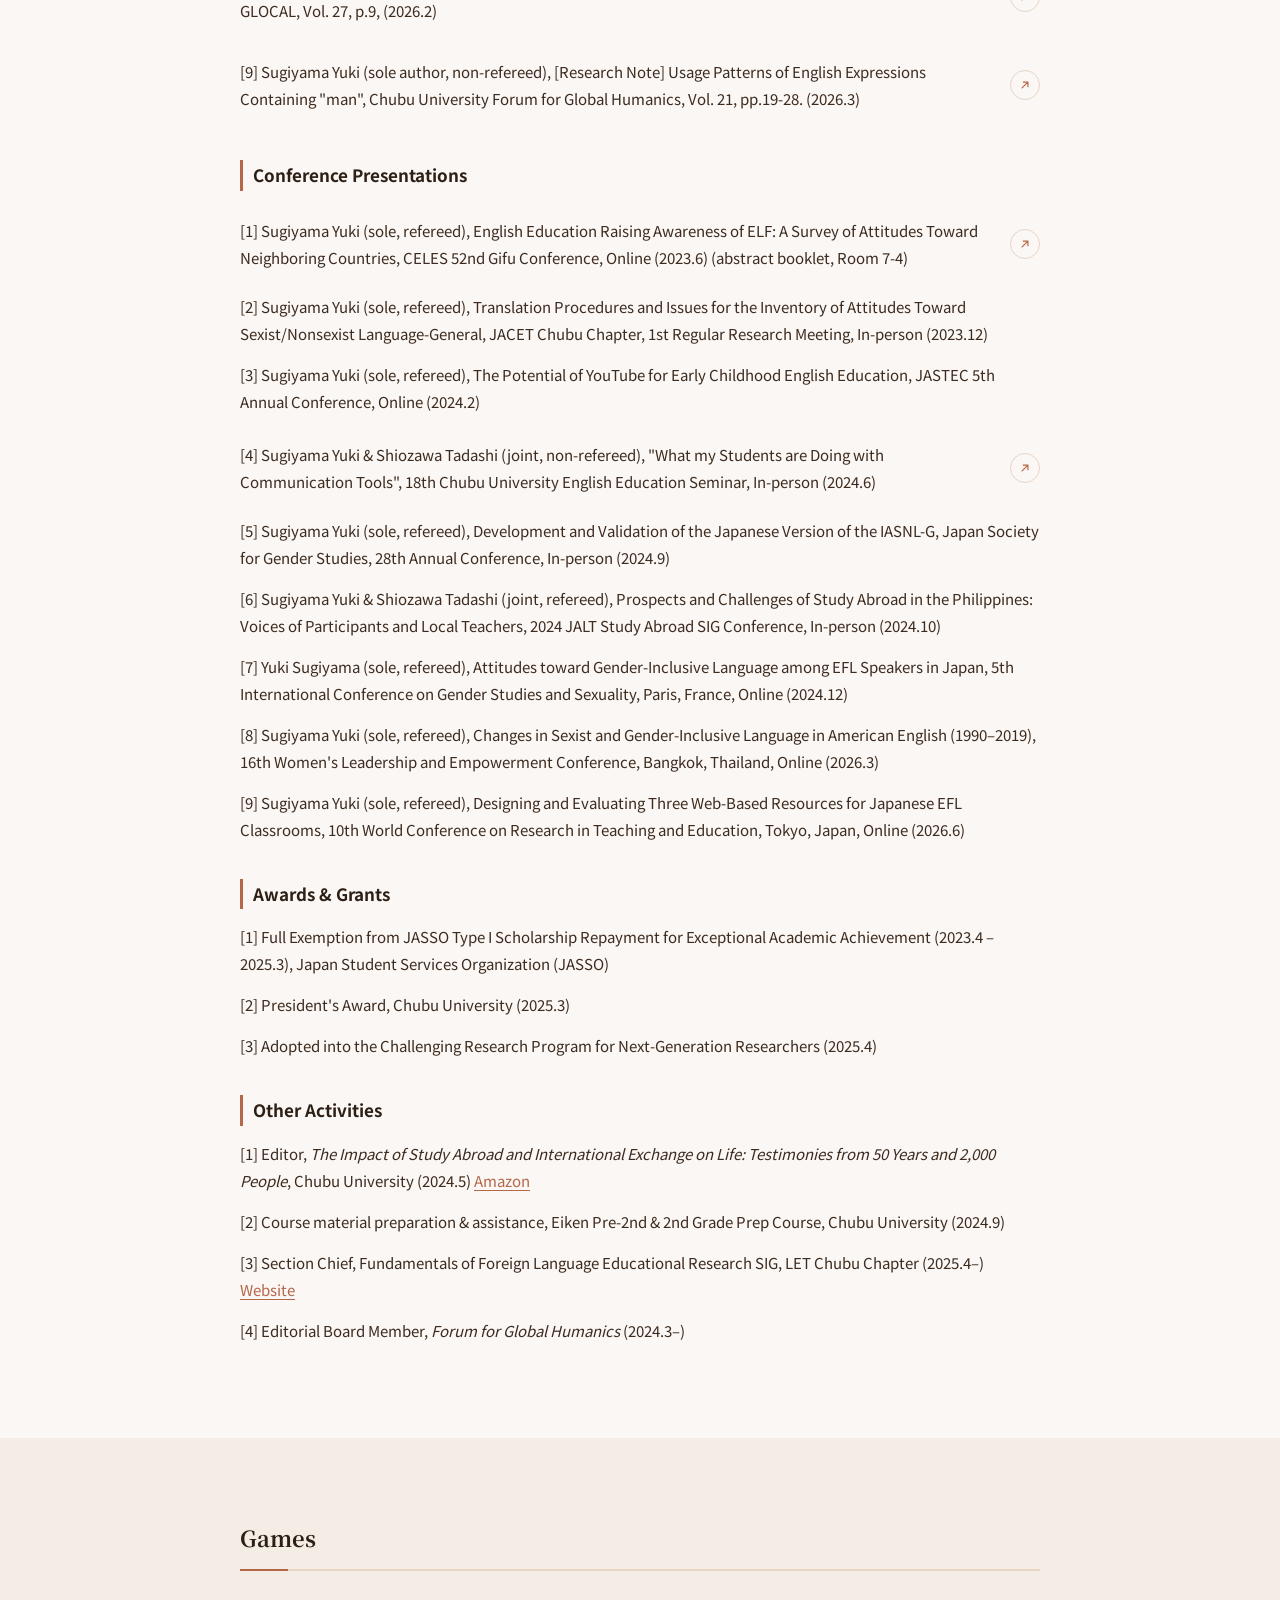
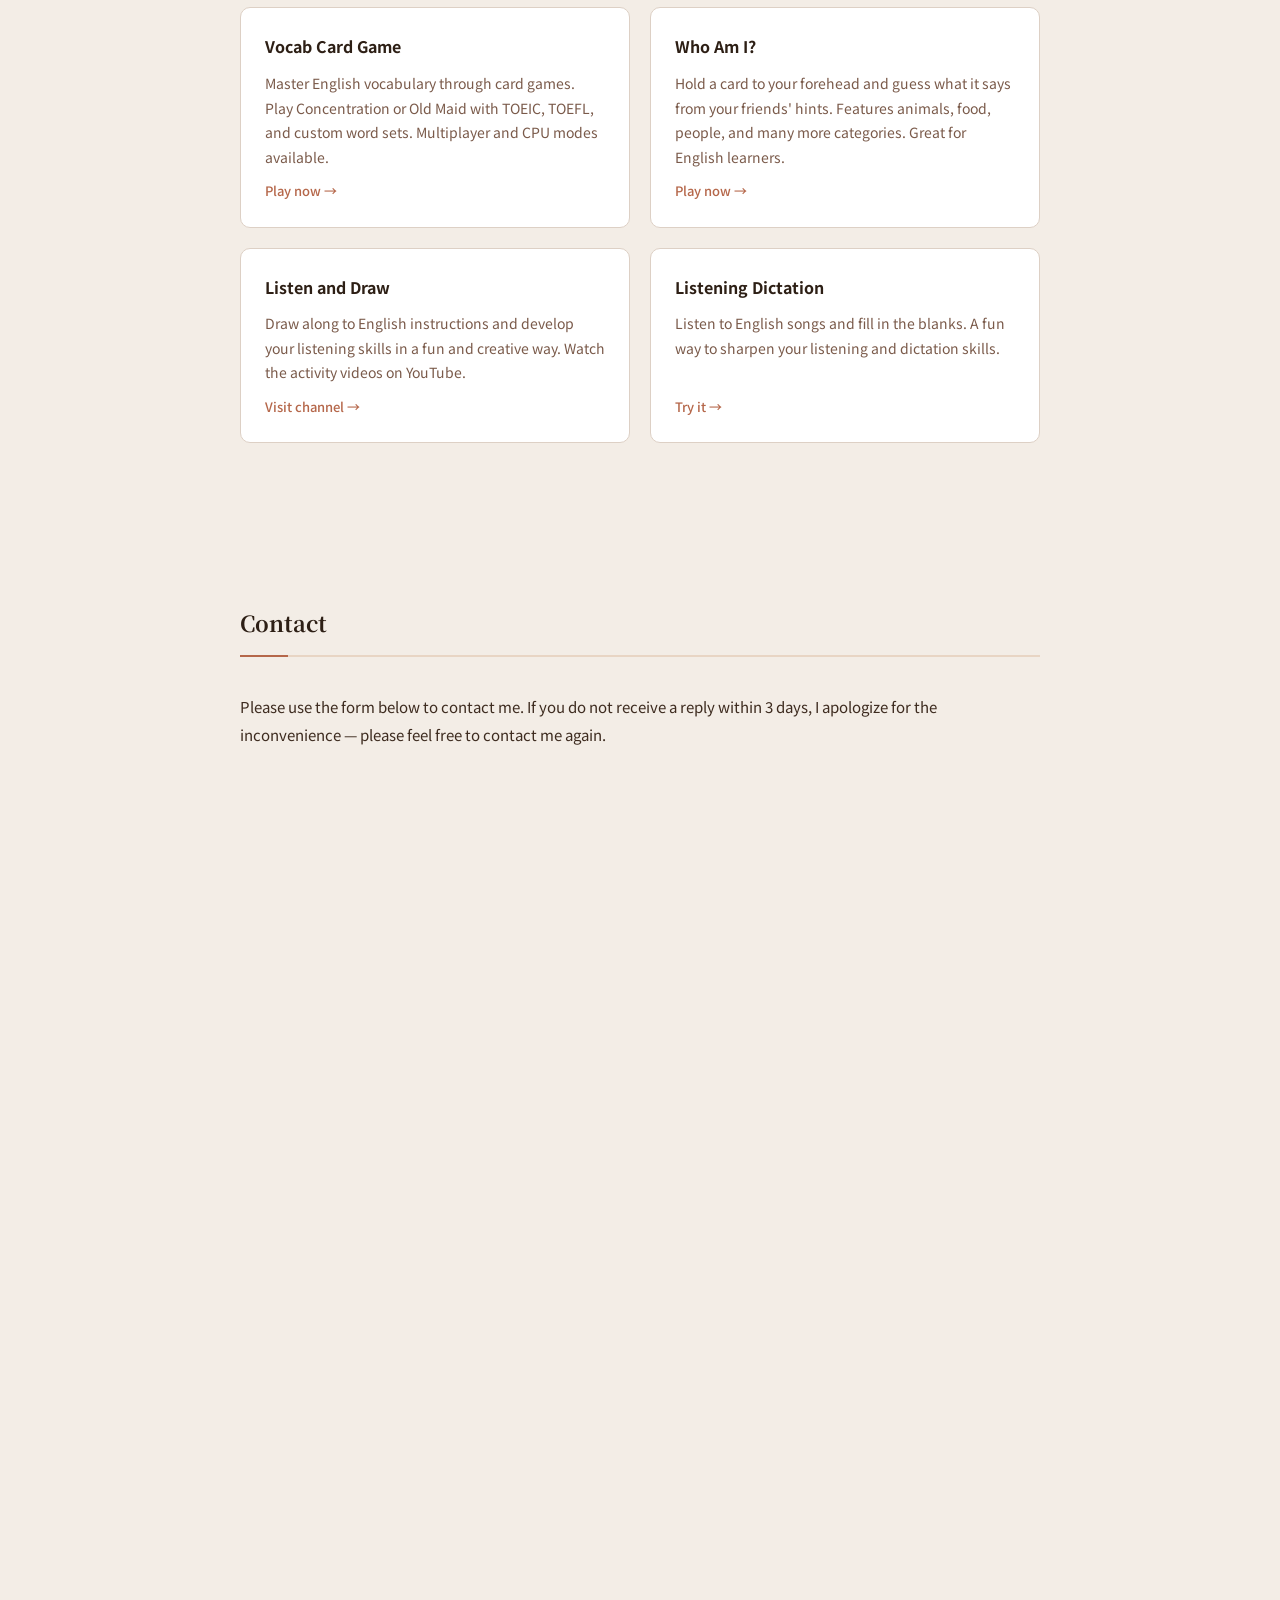
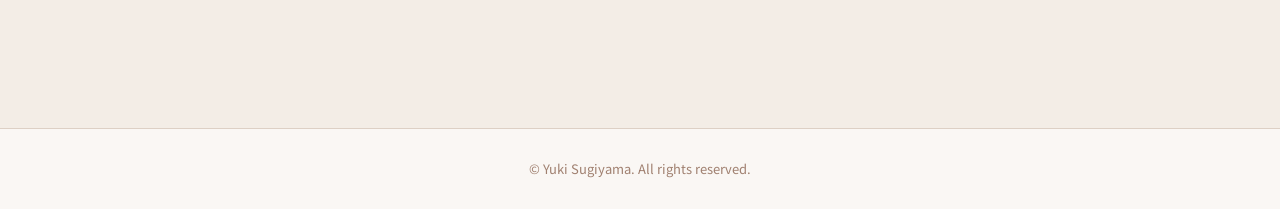
<file: index-en.html>
<!DOCTYPE html>
<html lang="en">
<head>
  <meta charset="UTF-8">
  <meta name="viewport" content="width=device-width, initial-scale=1.0">
  <title>Yuki Sugiyama</title>
  <meta name="description" content="Personal website of Yuki Sugiyama, a doctoral researcher at Chubu University specializing in English education, sociolinguistics, and gender studies. Includes research publications and conference presentations.">
  <meta name="keywords" content="Yuki Sugiyama, English education, sociolinguistics, gender studies, Chubu University, gender-inclusive language, EFL">
  <meta name="author" content="Yuki Sugiyama">
  <link rel="canonical" href="https://klcyber.github.io/yukisugiyama-hp/index-en.html">
  <meta property="og:title" content="Yuki Sugiyama">
  <meta property="og:description" content="Personal website of Yuki Sugiyama, doctoral researcher specializing in English education, sociolinguistics, and gender studies.">
  <meta property="og:url" content="https://klcyber.github.io/yukisugiyama-hp/index-en.html">
  <meta property="og:type" content="website">
  <meta property="og:locale" content="en_US">
  <link rel="icon" href="favicon.svg" type="image/svg+xml">
  <link rel="stylesheet" href="style.css?v=20261019b">
</head>
<body>

  <!-- NAVIGATION -->
  <header>
    <nav>
      <button class="hamburger" id="hamburger" aria-label="Menu">
        <span></span><span></span><span></span>
      </button>
      <div class="nav-main" id="nav-main">
        <ul class="nav-links">
          <li><a href="#profile">Profile</a></li>
          <li><a href="#research">Research Achievements</a></li>
          <li><a href="#games">Games</a></li>
          <li><a href="#contact">Contact</a></li>
        </ul>
        <div class="nav-lang">
          <a href="index.html">（日本語）</a>
          <a href="index-en.html" class="active">（English）</a>
        </div>
      </div>
    </nav>
  </header>

  <main>

    <!-- HERO -->
    <section id="hero">
      <canvas id="hero-canvas"></canvas>
      <div class="hero-inner">
        <div class="hero-content">
          <p class="hero-en-name">Yuki<br>Sugiyama</p>
          <p class="hero-tagline">English education &middot; Sociolinguistics &middot; Gender</p>
        </div>
      </div>
      <div class="hero-scroll" aria-hidden="true">
        <span>scroll</span>
        <div class="hero-scroll-line"></div>
      </div>
    </section>

    <!-- PROFILE -->
    <section id="profile" class="section reveal">
      <div class="section-inner">
        <h2 class="section-title">Profile</h2>

        <p class="profile-name">Yuki Sugiyama (杉山 侑姫)</p>
        <p class="profile-pronouns">she / her</p>

        <p class="profile-label">Education</p>
        <ul class="education-list">
          <li>March 2025 &nbsp; Completed Master's Program, Graduate School of Global Humanics, Chubu University</li>
          <li>April 2025– &nbsp; Doctoral Program, Graduate School of Global Humanics, Chubu University</li>
        </ul>

        <p class="profile-label">Teaching Experience</p>
        <ul class="education-list">
          <li>April 2025– &nbsp; Part-time Lecturer, Chubu University — English Skills I, II</li>
          <li>April 2026– &nbsp; Research Assistant, Chubu University</li>
        </ul>

        <h3 class="sub-title">Academic Societies</h3>
        <p class="society-list">
          · Japan Society for Gender Studies<br>
          · Japan Association for Language Teaching (JALT)<br>
          · Japan Association of College English Teachers (JACET)<br>
          · Japan Association for Language Education and Technology (LET)<br>
          · Intercultural Education Society of Japan
        </p>

        <h3 class="sub-title">Qualifications</h3>
        <ul class="cert-list">
          <li>TEFL Certificate</li>
          <li>TESOL Certificate</li>
        </ul>

        <div class="profile-links">
          <a href="https://researchmap.jp/elmon" target="_blank" rel="noopener" class="profile-link-btn">
            <img class="profile-link-icon" src="assets/researchmap-icon.png" alt="" width="16" height="16">
            researchmap
          </a>
          <a href="https://orcid.org/0009-0003-7171-4596" target="_blank" rel="noopener" class="profile-link-btn">
            <svg class="profile-link-icon" viewBox="0 0 256 256" aria-hidden="true"><path fill="#A6CE39" d="M256 128c0 70.7-57.3 128-128 128S0 198.7 0 128 57.3 0 128 0s128 57.3 128 128z"/><path fill="#fff" d="M86.3 186.2H70.9V79.1h15.4v107.1zM108.9 79.1h41.6c39.6 0 57 28.3 57 53.6 0 27.5-21.5 53.6-56.8 53.6h-41.8V79.1zm15.4 93.3h24.5c34.9 0 42.9-26.5 42.9-39.7 0-21.5-13.7-39.7-43.7-39.7h-23.7v79.4zM88.7 56.8c0 5.5-4.5 10.1-10.1 10.1s-10.1-4.6-10.1-10.1 4.5-10.1 10.1-10.1 10.1 4.6 10.1 10.1z"/></svg>
            ORCID
          </a>
        </div>
      </div>
    </section>

    <!-- RESEARCH ACHIEVEMENTS -->
    <section id="research" class="section reveal">
      <div class="section-inner">
        <h2 class="section-title">Research Achievements</h2>

        <h3 class="sub-title">Bachelor's Thesis</h3>
        <p class="research-item">An Exploration of the Causes of National Origin Discrimination in the U.S. and Japan</p>

        <h3 class="sub-title">Master's Thesis</h3>
        <p class="research-item">The Attitudes of Japanese English Learners Toward Sexist/Nonsexist Language in English</p>

        <h3 class="sub-title">Papers & Articles</h3>
        <p class="research-item paper-linked">
          [1] Sugiyama Yuki (sole author, non-refereed), Sexist Words Hidden in the Japanese Language, GLOCAL, Vol. 24, p.10, (2024.2)
          <a href="https://www.chubu.ac.jp/academics/wp-content/uploads/sites/9/2024/03/graduate-global-humanics-report-24.pdf" target="_blank" rel="noopener" class="paper-link" aria-label="Open paper"><svg viewBox="0 0 24 24" width="14" height="14" aria-hidden="true"><path d="M7 17L17 7M9 7h8v8" fill="none" stroke="currentColor" stroke-width="2" stroke-linecap="round" stroke-linejoin="round"/></svg></a>
        </p>
        <p class="research-item paper-linked">
          [2] Sugiyama Yuki (sole author, refereed), Attitudes toward Gender-Inclusive Language among EFL Speakers in Japan, Proceedings of the International Conference on Gender Studies and Sexuality, Vol. 2, Issue. 1, 2025, pp.1-14. (2025.2.11)
          <a href="https://www.researchgate.net/publication/388889682_The_Attitudes_toward_Gender-Inclusive_Language_among_EFL_Speakers_in_Japan" target="_blank" rel="noopener" class="paper-link" aria-label="Open paper"><svg viewBox="0 0 24 24" width="14" height="14" aria-hidden="true"><path d="M7 17L17 7M9 7h8v8" fill="none" stroke="currentColor" stroke-width="2" stroke-linecap="round" stroke-linejoin="round"/></svg></a>
        </p>
        <p class="research-item paper-linked">
          [3] Sugiyama Yuki (sole author, non-refereed), Differences in Impression Formation Towards China, North Korea, and Russia Between Japan and the United States, Chubu University Forum for Global Humanics, Vol. 20, pp.21-33. (2025.3)
          <a href="https://cir.nii.ac.jp/crid/1050022222482208768" target="_blank" rel="noopener" class="paper-link" aria-label="Open paper"><svg viewBox="0 0 24 24" width="14" height="14" aria-hidden="true"><path d="M7 17L17 7M9 7h8v8" fill="none" stroke="currentColor" stroke-width="2" stroke-linecap="round" stroke-linejoin="round"/></svg></a>
        </p>
        <p class="research-item paper-linked">
          [4] Sugiyama Yuki (sole author, non-refereed), Development and Validation of the Japanese Version of the Inventory of Attitude toward Sexist/Nonsexist Language-General, Reports of 2024 Studies in The Japan Association for Language Education and Technology, Chubu Chapter, Fundamentals of Foreign Language Educational Research SIG, pp.2-23. (2025.3)
          <a href="https://www.letchubu.org/sig/kiso/報告論集/外国語教育基礎研究部会2024年度報告論集/" target="_blank" rel="noopener" class="paper-link" aria-label="Open paper"><svg viewBox="0 0 24 24" width="14" height="14" aria-hidden="true"><path d="M7 17L17 7M9 7h8v8" fill="none" stroke="currentColor" stroke-width="2" stroke-linecap="round" stroke-linejoin="round"/></svg></a>
        </p>
        <p class="research-item paper-linked">
          [5] Shiozawa Tadashi &amp; Sugiyama Yuki (co-authors, refereed), English Education in the Age of Generative AI: Theory and Practice from the Perspective of World Englishes, Chubu University Faculty of Humanities Research Bulletin, Vol. 53, pp.1-29. (2025.1)
          <a href="https://cir.nii.ac.jp/crid/1050584940309159040" target="_blank" rel="noopener" class="paper-link" aria-label="Open paper"><svg viewBox="0 0 24 24" width="14" height="14" aria-hidden="true"><path d="M7 17L17 7M9 7h8v8" fill="none" stroke="currentColor" stroke-width="2" stroke-linecap="round" stroke-linejoin="round"/></svg></a>
        </p>
        <p class="research-item paper-linked">
          [6] Sugiyama Yuki (sole author, refereed), My Study Abroad Experience in the Philippines: Keys to Success, The Journal of Worldwide Education, Vol. 17, pp.207-210. (2025.3)
          <a href="https://drive.google.com/file/d/1z8dxnHLwElWVASfMl4xkGXuutMvFASbz/view" target="_blank" rel="noopener" class="paper-link" aria-label="Open paper"><svg viewBox="0 0 24 24" width="14" height="14" aria-hidden="true"><path d="M7 17L17 7M9 7h8v8" fill="none" stroke="currentColor" stroke-width="2" stroke-linecap="round" stroke-linejoin="round"/></svg></a>
        </p>
        <p class="research-item paper-linked">
          [7] Sugiyama Yuki (sole author, refereed), English Education for Young Children with Less Financial Burden, MHB Research, Vol. 21, pp.39-54. (2025.5)
          <a href="https://hdl.handle.net/11094/102058" target="_blank" rel="noopener" class="paper-link" aria-label="Open paper"><svg viewBox="0 0 24 24" width="14" height="14" aria-hidden="true"><path d="M7 17L17 7M9 7h8v8" fill="none" stroke="currentColor" stroke-width="2" stroke-linecap="round" stroke-linejoin="round"/></svg></a>
        </p>
        <p class="research-item paper-linked">
          [8] Sugiyama Yuki (sole author, non-refereed), A Starting Point for Gender-Based English Corpus Research, GLOCAL, Vol. 27, p.9, (2026.2)
          <a href="https://www.chubu.ac.jp/academics/wp-content/uploads/sites/9/2026/03/graduate-global-humanics-report-27.pdf" target="_blank" rel="noopener" class="paper-link" aria-label="Open paper"><svg viewBox="0 0 24 24" width="14" height="14" aria-hidden="true"><path d="M7 17L17 7M9 7h8v8" fill="none" stroke="currentColor" stroke-width="2" stroke-linecap="round" stroke-linejoin="round"/></svg></a>
        </p>
        <p class="research-item paper-linked">
          [9] Sugiyama Yuki (sole author, non-refereed), [Research Note] Usage Patterns of English Expressions Containing "man", Chubu University Forum for Global Humanics, Vol. 21, pp.19-28. (2026.3)
          <a href="https://cir.nii.ac.jp/crid/1050589221517821312" target="_blank" rel="noopener" class="paper-link" aria-label="Open paper"><svg viewBox="0 0 24 24" width="14" height="14" aria-hidden="true"><path d="M7 17L17 7M9 7h8v8" fill="none" stroke="currentColor" stroke-width="2" stroke-linecap="round" stroke-linejoin="round"/></svg></a>
        </p>

        <h3 class="sub-title">Conference Presentations</h3>
        <p class="research-item paper-linked">
          [1] Sugiyama Yuki (sole, refereed), English Education Raising Awareness of ELF: A Survey of Attitudes Toward Neighboring Countries, CELES 52nd Gifu Conference, Online (2023.6) (abstract booklet, Room 7-4)
          <a href="https://www.celes.info/gifu2023/wp-content/uploads/2023/06/%E5%B2%90%E9%98%9C%E5%A4%A7%E4%BC%9A2023_%E7%99%BA%E8%A1%A8%E8%A6%81%E6%97%A8%E3%81%BE%E3%81%A8%E3%82%81%E4%B8%80%E6%97%A5%E7%9B%AE_%E6%94%B9.pdf" target="_blank" rel="noopener" class="paper-link" aria-label="Open material"><svg viewBox="0 0 24 24" width="14" height="14" aria-hidden="true"><path d="M7 17L17 7M9 7h8v8" fill="none" stroke="currentColor" stroke-width="2" stroke-linecap="round" stroke-linejoin="round"/></svg></a>
        </p>
        <p class="research-item">
          [2] Sugiyama Yuki (sole, refereed), Translation Procedures and Issues for the Inventory of Attitudes Toward Sexist/Nonsexist Language-General, JACET Chubu Chapter, 1st Regular Research Meeting, In-person (2023.12)
        </p>
        <p class="research-item">
          [3] Sugiyama Yuki (sole, refereed), The Potential of YouTube for Early Childhood English Education, JASTEC 5th Annual Conference, Online (2024.2)
        </p>
        <p class="research-item paper-linked">
          [4] Sugiyama Yuki &amp; Shiozawa Tadashi (joint, non-refereed), "What my Students are Doing with Communication Tools", 18th Chubu University English Education Seminar, In-person (2024.6)
          <a href="https://www.chubu.ac.jp/news/wp-content/uploads/sites/3/2024/05/news-33935-01.pdf" target="_blank" rel="noopener" class="paper-link" aria-label="Open material"><svg viewBox="0 0 24 24" width="14" height="14" aria-hidden="true"><path d="M7 17L17 7M9 7h8v8" fill="none" stroke="currentColor" stroke-width="2" stroke-linecap="round" stroke-linejoin="round"/></svg></a>
        </p>
        <p class="research-item">
          [5] Sugiyama Yuki (sole, refereed), Development and Validation of the Japanese Version of the IASNL-G, Japan Society for Gender Studies, 28th Annual Conference, In-person (2024.9)
        </p>
        <p class="research-item">
          [6] Sugiyama Yuki &amp; Shiozawa Tadashi (joint, refereed), Prospects and Challenges of Study Abroad in the Philippines: Voices of Participants and Local Teachers, 2024 JALT Study Abroad SIG Conference, In-person (2024.10)
        </p>
        <p class="research-item">
          [7] Yuki Sugiyama (sole, refereed), Attitudes toward Gender-Inclusive Language among EFL Speakers in Japan, 5th International Conference on Gender Studies and Sexuality, Paris, France, Online (2024.12)
        </p>
        <p class="research-item">
          [8] Sugiyama Yuki (sole, refereed), Changes in Sexist and Gender-Inclusive Language in American English (1990–2019), 16th Women's Leadership and Empowerment Conference, Bangkok, Thailand, Online (2026.3)
        </p>
        <p class="research-item">
          [9] Sugiyama Yuki (sole, refereed), Designing and Evaluating Three Web-Based Resources for Japanese EFL Classrooms, 10th World Conference on Research in Teaching and Education, Tokyo, Japan, Online (2026.6)
        </p>

        <h3 class="sub-title">Awards & Grants</h3>
        <p class="research-item">
          [1] Full Exemption from JASSO Type I Scholarship Repayment for Exceptional Academic Achievement (2023.4 – 2025.3), Japan Student Services Organization (JASSO)
        </p>
        <p class="research-item">
          [2] President's Award, Chubu University (2025.3)
        </p>
        <p class="research-item">
          [3] Adopted into the Challenging Research Program for Next-Generation Researchers (2025.4)
        </p>

        <h3 class="sub-title">Other Activities</h3>
        <p class="research-item">
          [1] Editor, <em>The Impact of Study Abroad and International Exchange on Life: Testimonies from 50 Years and 2,000 People</em>, Chubu University (2024.5)
          <a href="https://www.amazon.co.jp/%E7%95%99%E5%AD%A6%E3%83%BB%E5%9B%BD%E9%9A%9B%E4%BA%A4%E6%B5%81%E3%81%8C%E4%BA%BA%E7%94%9F%E3%81%AB%E4%B8%8E%E3%81%88%E3%82%8B%E5%BD%B1%E9%9F%BF-50%E5%B9%B4%E3%83%BB2000%E4%BA%BA%E3%81%AE%E8%A8%BC%E8%A8%80-%E5%A1%A9%E6%BE%A4%E6%AD%A3/dp/4833141647" target="_blank" rel="noopener">Amazon</a>
        </p>
        <p class="research-item">
          [2] Course material preparation &amp; assistance, Eiken Pre-2nd &amp; 2nd Grade Prep Course, Chubu University (2024.9)
        </p>
        <p class="research-item">
          [3] Section Chief, Fundamentals of Foreign Language Educational Research SIG, LET Chubu Chapter (2025.4–)
          <a href="https://www.letchubu.org/sig/kiso/" target="_blank" rel="noopener">Website</a>
        </p>
        <p class="research-item">
          [4] Editorial Board Member, <em>Forum for Global Humanics</em> (2024.3–)
        </p>

      </div>
    </section>

    <!-- GAMES -->
    <section id="games" class="section section--tinted reveal">
      <div class="section-inner">
        <h2 class="section-title">Games</h2>
        <div class="games-grid">
          <div class="game-card" data-url="https://card-games-for-english-leaners.onrender.com">
            <p class="game-card-title">Vocab Card Game</p>
            <p class="game-card-desc">Master English vocabulary through card games. Play Concentration or Old Maid with TOEIC, TOEFL, and custom word sets. Multiplayer and CPU modes available.</p>
            <p class="game-card-link">Play now →</p>
          </div>
          <div class="game-card" data-url="https://whoami.elmon.workers.dev/">
            <p class="game-card-title">Who Am I?</p>
            <p class="game-card-desc">Hold a card to your forehead and guess what it says from your friends' hints. Features animals, food, people, and many more categories. Great for English learners.</p>
            <p class="game-card-link">Play now →</p>
          </div>
          <a href="https://www.youtube.com/@English_activity_box" target="_blank" rel="noopener" class="game-card">
            <p class="game-card-title">Listen and Draw</p>
            <p class="game-card-desc">Draw along to English instructions and develop your listening skills in a fun and creative way. Watch the activity videos on YouTube.</p>
            <p class="game-card-link">Visit channel →</p>
          </a>
          <div class="game-card" data-url="https://app-umber-psi-60.vercel.app">
            <p class="game-card-title">Listening Dictation</p>
            <p class="game-card-desc">Listen to English songs and fill in the blanks. A fun way to sharpen your listening and dictation skills.</p>
            <p class="game-card-link">Try it →</p>
          </div>
        </div>
      </div>
    </section>

    <!-- CONTACT -->
    <section id="contact" class="section section--tinted reveal">
      <div class="section-inner">
        <h2 class="section-title">Contact</h2>
        <p class="contact-desc">
          Please use the form below to contact me. If you do not receive a reply within 3 days, I apologize for the inconvenience — please feel free to contact me again.
        </p>

        <iframe
          src="https://docs.google.com/forms/d/e/1FAIpQLSfPTcfLMwFnwICexM254qC-BGEjF3YNOuxjrLRSAFQ_iRl4vw/viewform?embedded=true"
          class="google-form"
          frameborder="0"
          marginheight="0"
          marginwidth="0">Loading…</iframe>
      </div>
    </section>

  </main>

  <footer>
    <p>&copy; Yuki Sugiyama. All rights reserved.</p>
  </footer>

  <!-- QR Code Button -->
  <button class="qr-btn" id="qrBtn" title="Show QR Code">
    <svg xmlns="http://www.w3.org/2000/svg" width="22" height="22" viewBox="0 0 24 24" fill="none" stroke="currentColor" stroke-width="2" stroke-linecap="round" stroke-linejoin="round">
      <rect x="3" y="3" width="7" height="7"/><rect x="14" y="3" width="7" height="7"/>
      <rect x="3" y="14" width="7" height="7"/><rect x="14" y="14" width="3" height="3"/>
      <rect x="19" y="14" width="2" height="2"/><rect x="14" y="19" width="2" height="2"/>
      <rect x="19" y="19" width="2" height="2"/>
    </svg>
    QR
  </button>

  <!-- Password Modal -->
  <div class="pw-modal" id="pwModal">
    <div class="pw-modal-box">
      <p class="pw-modal-title">Enter password</p>
      <input type="password" class="pw-modal-input" id="pwInput" placeholder="password">
      <p class="pw-modal-error" id="pwError">Incorrect password</p>
      <div class="pw-modal-btns">
        <button class="pw-modal-cancel" id="pwCancel">Cancel</button>
        <button class="pw-modal-submit" id="pwSubmit">Open</button>
      </div>
    </div>
  </div>

  <!-- QR Modal -->
  <div class="qr-modal" id="qrModal">
    <div class="qr-modal-box">
      <p class="qr-modal-label">Open on your phone</p>
      <div id="qrcode"></div>
      <p class="qr-modal-url" id="qrUrl"></p>
      <button class="qr-modal-close" id="qrClose">Close</button>
    </div>
  </div>

  <script src="qrcode.min.js"></script>
  <script>
    const hamburger = document.getElementById('hamburger');
    const navMain = document.getElementById('nav-main');
    hamburger.addEventListener('click', () => {
      navMain.classList.toggle('open');
    });

    document.querySelectorAll('.nav-links a').forEach(link => {
      link.addEventListener('click', () => {
        navMain.classList.remove('open');
      });
    });

    // Particle effect
    const canvas = document.getElementById('hero-canvas');
    const ctx = canvas.getContext('2d');
    function resizeCanvas() {
      canvas.width = canvas.offsetWidth;
      canvas.height = canvas.offsetHeight;
    }
    resizeCanvas();
    window.addEventListener('resize', resizeCanvas);

    const particles = Array.from({ length: 130 }, () => ({
      x: Math.random() * canvas.width,
      y: Math.random() * canvas.height,
      r: Math.random() * 1.8 + 0.3,
      dx: (Math.random() - 0.5) * 0.22,
      dy: -(Math.random() * 0.28 + 0.08),
      alpha: Math.random() * 0.45 + 0.1,
    }));

    function drawParticles() {
      ctx.clearRect(0, 0, canvas.width, canvas.height);
      particles.forEach(p => {
        ctx.beginPath();
        ctx.arc(p.x, p.y, p.r, 0, Math.PI * 2);
        ctx.fillStyle = `rgba(245, 215, 170, ${p.alpha})`;
        ctx.fill();
        p.x += p.dx;
        p.y += p.dy;
        if (p.y < -4) { p.y = canvas.height + 4; p.x = Math.random() * canvas.width; }
        if (p.x < -4) p.x = canvas.width + 4;
        if (p.x > canvas.width + 4) p.x = -4;
      });
      requestAnimationFrame(drawParticles);
    }
    drawParticles();

    // QR Code
    const qrBtn = document.getElementById('qrBtn');
    const qrModal = document.getElementById('qrModal');
    const qrClose = document.getElementById('qrClose');
    const qrUrl = document.getElementById('qrUrl');
    let qrGenerated = false;

    qrBtn.addEventListener('click', () => {
      const url = window.location.href.split('?')[0];
      qrUrl.textContent = url;
      if (!qrGenerated) {
        new QRCode(document.getElementById('qrcode'), {
          text: url,
          width: 180,
          height: 180,
          colorDark: '#000000',
          colorLight: '#ffffff',
        });
        qrGenerated = true;
      }
      qrModal.classList.add('open');
    });

    qrClose.addEventListener('click', () => qrModal.classList.remove('open'));
    qrModal.addEventListener('click', (e) => {
      if (e.target === qrModal) qrModal.classList.remove('open');
    });

    // Password modal
    const pwModal = document.getElementById('pwModal');
    const pwInput = document.getElementById('pwInput');
    const pwError = document.getElementById('pwError');
    const pwSubmit = document.getElementById('pwSubmit');
    const pwCancel = document.getElementById('pwCancel');
    let pendingUrl = '';

    document.querySelectorAll('.game-card[data-url]').forEach(card => {
      card.addEventListener('click', () => {
        pendingUrl = card.dataset.url;
        pwInput.value = '';
        pwError.style.display = 'none';
        pwModal.classList.add('open');
        pwInput.focus();
      });
    });

    function submitPassword() {
      if (pwInput.value === 'yukisugiyamapass') {
        pwModal.classList.remove('open');
        window.open(pendingUrl, '_blank', 'noopener');
      } else {
        pwError.style.display = 'block';
        pwInput.value = '';
        pwInput.focus();
      }
    }

    pwSubmit.addEventListener('click', submitPassword);
    pwInput.addEventListener('keydown', e => { if (e.key === 'Enter') submitPassword(); });
    pwCancel.addEventListener('click', () => pwModal.classList.remove('open'));
    pwModal.addEventListener('click', e => { if (e.target === pwModal) pwModal.classList.remove('open'); });

    // Whole paper card opens its link
    document.querySelectorAll('.paper-linked').forEach(item => {
      item.addEventListener('click', e => {
        if (e.target.closest('a') || window.getSelection().toString()) return;
        item.querySelector('.paper-link').click();
      });
    });

    // Scroll reveal
    const observer = new IntersectionObserver((entries) => {
      entries.forEach(e => { if (e.isIntersecting) e.target.classList.add('visible'); });
    }, { threshold: 0.08 });
    document.querySelectorAll('.reveal').forEach(el => observer.observe(el));

  </script>

</body>
</html>
</file>
<file: style.css>
@import url('https://fonts.googleapis.com/css2?family=Noto+Sans+JP:wght@400;500;700&family=Noto+Serif+JP:wght@400;700&display=swap');

:root {
  --color-text: #3d2b1f;
  --color-heading: #2d1f15;
  --color-bg: #faf7f4;
  --color-section: #f3ede6;
  --color-accent: #b5674a;
  --color-accent-light: #e8d5c4;
  --color-border: #ddd0c5;
  --max-width: 800px;
  --nav-height: 64px;
  --radius: 10px;
}

* {
  box-sizing: border-box;
  margin: 0;
  padding: 0;
}

html {
  scroll-behavior: smooth;
}

body {
  font-family: 'Noto Sans JP', sans-serif;
  font-size: 16px;
  color: var(--color-text);
  background-color: var(--color-bg);
  line-height: 1.8;
}

/* ==================== NAVIGATION ==================== */
header {
  position: fixed;
  top: 0;
  left: 0;
  right: 0;
  z-index: 1000;
  background-color: #faf7f4;
  border-bottom: 1px solid var(--color-border);
  height: var(--nav-height);
}

nav {
  max-width: var(--max-width);
  margin: 0 auto;
  height: 100%;
  display: flex;
  align-items: center;
  justify-content: center;
  position: relative;
  padding: 0 24px;
}

.nav-links {
  display: flex;
  align-items: center;
  gap: 32px;
  list-style: none;
}

.nav-links a {
  text-decoration: none;
  color: var(--color-heading);
  font-size: 16px;
  font-weight: 500;
  position: relative;
  transition: color 0.2s;
}

.nav-links a::after {
  content: '';
  position: absolute;
  bottom: -3px;
  left: 0;
  width: 0;
  height: 2px;
  background-color: var(--color-accent);
  transition: width 0.25s ease;
}

.nav-links a:hover {
  color: var(--color-accent);
}

.nav-links a:hover::after {
  width: 100%;
}

.nav-lang {
  display: flex;
  gap: 8px;
  position: absolute;
  right: 24px;
}

.nav-lang a {
  font-size: 12px;
  color: var(--color-text) !important;
  text-decoration: none;
  padding: 4px 10px;
  border: 1px solid var(--color-border);
  border-radius: 20px;
  background-color: #ffffff !important;
  transition: all 0.2s;
}

.nav-lang a.active {
  background-color: var(--color-accent) !important;
  border-color: var(--color-accent) !important;
  color: #ffffff !important;
}

.nav-lang a:hover,
.nav-lang a.active {
  background-color: var(--color-accent);
  border-color: var(--color-accent);
  color: #fff;
}

.hamburger {
  display: none;
  flex-direction: column;
  gap: 5px;
  cursor: pointer;
  background: none;
  border: none;
  padding: 4px;
}

.hamburger span {
  display: block;
  width: 24px;
  height: 2px;
  background-color: var(--color-heading);
  transition: all 0.3s;
}

/* ==================== HERO ==================== */
#hero {
  height: 100vh;
  min-height: 500px;
  background: linear-gradient(135deg, #1a1210 0%, #3c2418 55%, #664535 100%);
  display: flex;
  flex-direction: column;
  align-items: center;
  justify-content: center;
  position: relative;
  overflow: hidden;
  padding: var(--nav-height) 60px 0;
}

#hero-canvas {
  position: absolute;
  inset: 0;
  width: 100%;
  height: 100%;
  pointer-events: none;
  z-index: 0;
}

.hero-inner,
.hero-scroll {
  position: relative;
  z-index: 1;
}

.hero-inner {
  display: flex;
  align-items: center;
  justify-content: space-between;
  width: 100%;
  max-width: 860px;
  gap: 40px;
  animation: fadeInUp 1s ease both;
}

.hero-content {
  flex: 1;
}

.hero-en-name {
  font-family: 'Noto Serif JP', serif;
  font-size: 72px;
  font-weight: 700;
  color: #ffffff !important;
  line-height: 1.0;
  letter-spacing: -0.01em;
}

.hero-ja-name {
  color: rgba(255, 255, 255, 0.6) !important;
  font-size: 17px;
  margin-top: 14px;
  letter-spacing: 0.15em;
}

.hero-pronoun {
  color: #e8d5c4 !important;
  font-size: 12px;
  letter-spacing: 0.2em;
  margin-top: 6px;
}

.hero-tagline {
  color: rgba(255, 255, 255, 0.75) !important;
  font-size: 14px;
  margin-top: 28px;
  line-height: 1.6;
  border-left: 2px solid #b5674a;
  padding-left: 14px;
  letter-spacing: 0.08em;
}

/* Decorative circle */
.hero-deco {
  position: relative;
  width: 240px;
  height: 240px;
  flex-shrink: 0;
}

.hero-circle {
  position: absolute;
  inset: 0;
  border: 1px solid rgba(255, 255, 255, 0.3);
  border-radius: 50%;
  animation: rotateSlow 25s linear infinite;
}

.hero-circle::before {
  content: '';
  position: absolute;
  inset: 20px;
  border: 1px solid rgba(255, 255, 255, 0.15);
  border-radius: 50%;
}

.hero-circle::after {
  content: '';
  position: absolute;
  top: 6px;
  left: 50%;
  transform: translateX(-50%);
  width: 8px;
  height: 8px;
  background: #b5674a;
  border-radius: 50%;
}

.hero-kanji {
  position: absolute;
  inset: 0;
  display: flex;
  align-items: center;
  justify-content: center;
  font-family: 'Noto Serif JP', serif;
  font-size: 72px;
  font-weight: 700;
  color: rgba(255, 255, 255, 0.12) !important;
  letter-spacing: 0.05em;
  pointer-events: none;
  user-select: none;
}

/* Scroll indicator */
.hero-scroll {
  position: absolute;
  bottom: 32px;
  left: 50%;
  transform: translateX(-50%);
  display: flex;
  flex-direction: column;
  align-items: center;
  gap: 8px;
}

.hero-scroll span {
  font-size: 10px;
  color: rgba(255, 255, 255, 0.45) !important;
  letter-spacing: 0.25em;
  text-transform: uppercase;
}

.hero-scroll-line {
  width: 1px;
  height: 44px;
  background: linear-gradient(to bottom, rgba(255,255,255,0.5), transparent);
  animation: scrollLine 2s ease-in-out infinite;
}

@keyframes rotateSlow {
  from { transform: rotate(0deg); }
  to   { transform: rotate(360deg); }
}

@keyframes fadeInUp {
  from { opacity: 0; transform: translateY(30px); }
  to   { opacity: 1; transform: translateY(0); }
}

@keyframes scrollLine {
  0%   { transform: scaleY(0); transform-origin: top; }
  50%  { transform: scaleY(1); transform-origin: top; }
  51%  { transform: scaleY(1); transform-origin: bottom; }
  100% { transform: scaleY(0); transform-origin: bottom; }
}

@media (max-width: 640px) {
  #hero { padding: var(--nav-height) 28px 0; }
  .hero-deco { display: none; }
  .hero-en-name { font-size: 52px !important; }
  .hero-inner { justify-content: flex-start; }
}

/* ==================== SCROLL ANIMATION ==================== */
.reveal {
  opacity: 0;
  transform: translateY(24px);
  transition: opacity 0.65s ease, transform 0.65s ease;
}

.reveal.visible {
  opacity: 1;
  transform: translateY(0);
}

/* ==================== SECTIONS ==================== */
.section {
  padding: 80px 24px;
}

.section--tinted {
  background-color: var(--color-section);
}

.section-inner {
  max-width: var(--max-width);
  margin: 0 auto;
}

/* ==================== HEADINGS ==================== */
h2.section-title {
  font-family: 'Noto Serif JP', serif;
  font-size: 22px;
  font-weight: 700;
  color: var(--color-heading);
  padding-bottom: 12px;
  margin-bottom: 36px;
  border-bottom: 2px solid var(--color-accent-light);
  position: relative;
}

h2.section-title::after {
  content: '';
  position: absolute;
  bottom: -2px;
  left: 0;
  width: 48px;
  height: 2px;
  background-color: var(--color-accent);
}

h3.sub-title {
  font-size: 17px;
  font-weight: 700;
  color: var(--color-heading);
  margin: 36px 0 14px;
  padding-left: 10px;
  border-left: 3px solid var(--color-accent);
}

h3.sub-title:first-of-type {
  margin-top: 0;
}

/* ==================== PROFILE ==================== */
.profile-name {
  font-family: 'Noto Serif JP', serif;
  font-size: 22px;
  font-weight: 700;
  color: var(--color-heading);
  margin-bottom: 4px;
}

.profile-pronouns {
  font-size: 13px;
  color: var(--color-accent);
  margin-bottom: 28px;
  letter-spacing: 0.05em;
}

.profile-label {
  font-size: 15px;
  font-weight: 700;
  color: var(--color-heading);
  margin-bottom: 10px;
}

.education-list {
  list-style: none;
  margin-bottom: 36px;
}

.education-list li {
  padding: 5px 0;
  font-size: 15px;
  line-height: 1.7;
}

.society-list {
  font-size: 15px;
  line-height: 2.1;
}

.cert-list {
  list-style: none;
}

.cert-list li {
  padding: 3px 0;
  font-size: 15px;
}

/* ==================== RESEARCH ==================== */
.research-item {
  margin-bottom: 14px;
  font-size: 15px;
  line-height: 1.8;
}

.research-item a {
  color: var(--color-accent);
  text-decoration: underline;
  text-underline-offset: 3px;
}

.research-item a:hover {
  opacity: 0.7;
}

.paper-linked {
  position: relative;
  margin: 0 -14px 10px;
  padding: 12px 56px 12px 14px;
  border-radius: var(--radius);
  cursor: pointer;
  transition: background-color 0.25s, box-shadow 0.25s, transform 0.25s;
}

.paper-linked::before {
  content: '';
  position: absolute;
  left: 0;
  top: 12px;
  bottom: 12px;
  width: 3px;
  border-radius: 3px;
  background: var(--color-accent);
  transform: scaleY(0);
  transition: transform 0.25s;
}

.paper-linked:hover,
.paper-linked:focus-within {
  background: #fff;
  box-shadow: 0 8px 24px rgba(61, 43, 31, 0.10);
  transform: translateY(-2px);
}

.paper-linked:hover::before,
.paper-linked:focus-within::before {
  transform: scaleY(1);
}

.research-item a.paper-link {
  position: absolute;
  right: 14px;
  top: 50%;
  display: flex;
  align-items: center;
  justify-content: center;
  width: 30px;
  height: 30px;
  margin-top: -15px;
  border: 1.5px solid var(--color-accent-light);
  border-radius: 50%;
  color: var(--color-accent);
  text-decoration: none;
  opacity: 1;
  transition: background-color 0.25s, border-color 0.25s, color 0.25s;
}

.paper-link svg {
  transition: transform 0.25s;
}

.paper-linked:hover a.paper-link,
.paper-linked a.paper-link:focus-visible {
  background: var(--color-accent);
  border-color: var(--color-accent);
  color: #fff;
  opacity: 1;
}

.paper-linked:hover .paper-link svg {
  transform: translate(2px, -2px);
}

.paper-linked a.paper-link:focus-visible {
  outline: 2px solid var(--color-accent);
  outline-offset: 2px;
}

.research-note {
  font-size: 14px;
  color: #7a5a4a;
  margin-top: 10px;
  padding: 12px 16px;
  background: #fdf3ec;
  border-left: 3px solid var(--color-accent);
  border-radius: 0 var(--radius) var(--radius) 0;
}

/* ==================== GAMES ==================== */
.games-grid {
  display: grid;
  grid-template-columns: 1fr 1fr;
  gap: 20px;
  margin-top: 8px;
}

.game-card {
  background: #fff;
  border: 1px solid var(--color-border);
  border-radius: var(--radius);
  padding: 24px;
  text-decoration: none;
  color: inherit;
  display: flex;
  flex-direction: column;
  gap: 10px;
  transition: box-shadow 0.25s, transform 0.25s;
}

.game-card:hover {
  box-shadow: 0 6px 20px rgba(90, 40, 20, 0.12);
  transform: translateY(-3px);
}

.game-card-title {
  font-size: 16px;
  font-weight: 700;
  color: var(--color-heading);
}

.game-card-desc {
  font-size: 14px;
  color: #7a5a4a;
  line-height: 1.75;
}

.game-card-link {
  font-size: 13px;
  color: var(--color-accent);
  font-weight: 500;
  margin-top: auto;
}

@media (max-width: 600px) {
  .games-grid {
    grid-template-columns: 1fr;
  }
}

/* ==================== QR BUTTON ==================== */
.qr-btn {
  position: fixed;
  bottom: 28px;
  right: 28px;
  z-index: 900;
  background-color: var(--color-accent);
  color: #fff;
  border: none;
  border-radius: 50px;
  padding: 10px 18px;
  font-size: 14px;
  font-family: inherit;
  font-weight: 700;
  cursor: pointer;
  display: flex;
  align-items: center;
  gap: 6px;
  box-shadow: 0 4px 14px rgba(90, 40, 20, 0.25);
  transition: opacity 0.2s, transform 0.2s;
}

.qr-btn:hover {
  opacity: 0.85;
  transform: translateY(-2px);
}

.qr-modal {
  display: none;
  position: fixed;
  inset: 0;
  background: rgba(30, 15, 5, 0.5);
  z-index: 1100;
  align-items: center;
  justify-content: center;
}

.qr-modal.open {
  display: flex;
}

.qr-modal-box {
  background: #faf7f4;
  border-radius: 16px;
  padding: 32px 28px;
  text-align: center;
  display: flex;
  flex-direction: column;
  align-items: center;
  gap: 14px;
  box-shadow: 0 12px 40px rgba(30, 15, 5, 0.2);
}

.qr-modal-label {
  font-size: 16px;
  font-weight: 700;
  color: var(--color-heading);
}

.qr-modal-url {
  font-size: 11px;
  color: #a08070;
  word-break: break-all;
  max-width: 200px;
}

.qr-modal-close {
  margin-top: 4px;
  padding: 8px 28px;
  background: var(--color-accent);
  color: #fff;
  border: none;
  border-radius: 20px;
  font-size: 14px;
  font-family: inherit;
  cursor: pointer;
  transition: opacity 0.2s;
}

.qr-modal-close:hover {
  opacity: 0.8;
}

/* ==================== CONTACT ==================== */
.contact-desc {
  font-size: 15px;
  margin-bottom: 32px;
  line-height: 1.85;
}

.google-form {
  width: 100%;
  height: 860px;
  border: none;
  border-radius: var(--radius);
}

/* ==================== FOOTER ==================== */
footer {
  text-align: center;
  padding: 28px;
  font-size: 13px;
  color: #a08070;
  border-top: 1px solid var(--color-border);
  background-color: var(--color-bg);
}

/* ==================== MOBILE ==================== */
@media (max-width: 768px) {
  .hamburger {
    display: flex;
  }

  .nav-main {
    display: none;
    position: absolute;
    top: var(--nav-height);
    left: 0;
    right: 0;
    background-color: #faf7f4;
    border-bottom: 1px solid var(--color-border);
    padding: 16px 24px;
    flex-direction: column;
    gap: 16px;
    box-shadow: 0 4px 16px rgba(30, 15, 5, 0.08);
  }

  .nav-main.open {
    display: flex;
  }

  .nav-links {
    flex-direction: column;
    align-items: flex-start;
    gap: 14px;
  }

  .nav-lang {
    position: static;
    margin-top: 4px;
  }

  .hero-text {
    font-size: 34px;
  }

  h2.section-title {
    font-size: 19px;
  }

  .section {
    padding: 56px 16px;
  }
}

.pw-modal {
  display: none;
  position: fixed;
  inset: 0;
  background: rgba(0,0,0,0.4);
  z-index: 200;
  align-items: center;
  justify-content: center;
}

.pw-modal.open {
  display: flex;
}

.pw-modal-box {
  background: var(--color-bg);
  border-radius: var(--radius);
  padding: 32px 28px;
  width: 90%;
  max-width: 340px;
  display: flex;
  flex-direction: column;
  gap: 14px;
}

.pw-modal-title {
  font-size: 15px;
  font-weight: 600;
  color: var(--color-heading);
  margin: 0;
}

.pw-modal-input {
  border: 1px solid var(--color-border);
  border-radius: 8px;
  padding: 10px 12px;
  font-size: 14px;
  color: var(--color-text);
  background: #fff;
  outline: none;
  transition: border-color 0.2s;
}

.pw-modal-input:focus {
  border-color: var(--color-accent);
}

.pw-modal-error {
  display: none;
  font-size: 12px;
  color: #c0392b;
  margin: 0;
}

.pw-modal-btns {
  display: flex;
  gap: 10px;
  justify-content: flex-end;
}

.pw-modal-cancel {
  padding: 8px 16px;
  border: 1px solid var(--color-border);
  border-radius: 8px;
  background: transparent;
  font-size: 13px;
  cursor: pointer;
  color: var(--color-text);
}

.pw-modal-submit {
  padding: 8px 16px;
  border: none;
  border-radius: 8px;
  background: var(--color-accent);
  color: #fff;
  font-size: 13px;
  font-weight: 600;
  cursor: pointer;
  transition: opacity 0.2s;
}

.pw-modal-submit:hover {
  opacity: 0.85;
}

.profile-links {
  margin-top: 32px;
  padding-top: 24px;
  border-top: 1px solid var(--color-border);
  display: flex;
  align-items: center;
  gap: 12px;
  flex-wrap: wrap;
}

.profile-links-label {
  font-size: 12px;
  color: var(--color-text);
  opacity: 0.5;
  margin: 0;
}

.profile-link-btn {
  display: inline-flex;
  align-items: center;
  gap: 8px;
  padding: 7px 16px 7px 12px;
  background: #fff;
  border: 1px solid var(--color-border);
  border-radius: 99px;
  color: var(--color-heading);
  font-size: 13px;
  font-weight: 600;
  letter-spacing: 0.03em;
  text-decoration: none;
  transition: border-color 0.2s, box-shadow 0.2s, transform 0.15s;
}

.profile-link-btn:hover {
  border-color: var(--color-accent);
  box-shadow: 0 4px 12px rgba(61, 43, 31, 0.10);
  transform: translateY(-1px);
}

.profile-link-icon {
  width: 16px;
  height: 16px;
  flex-shrink: 0;
}
</file>
